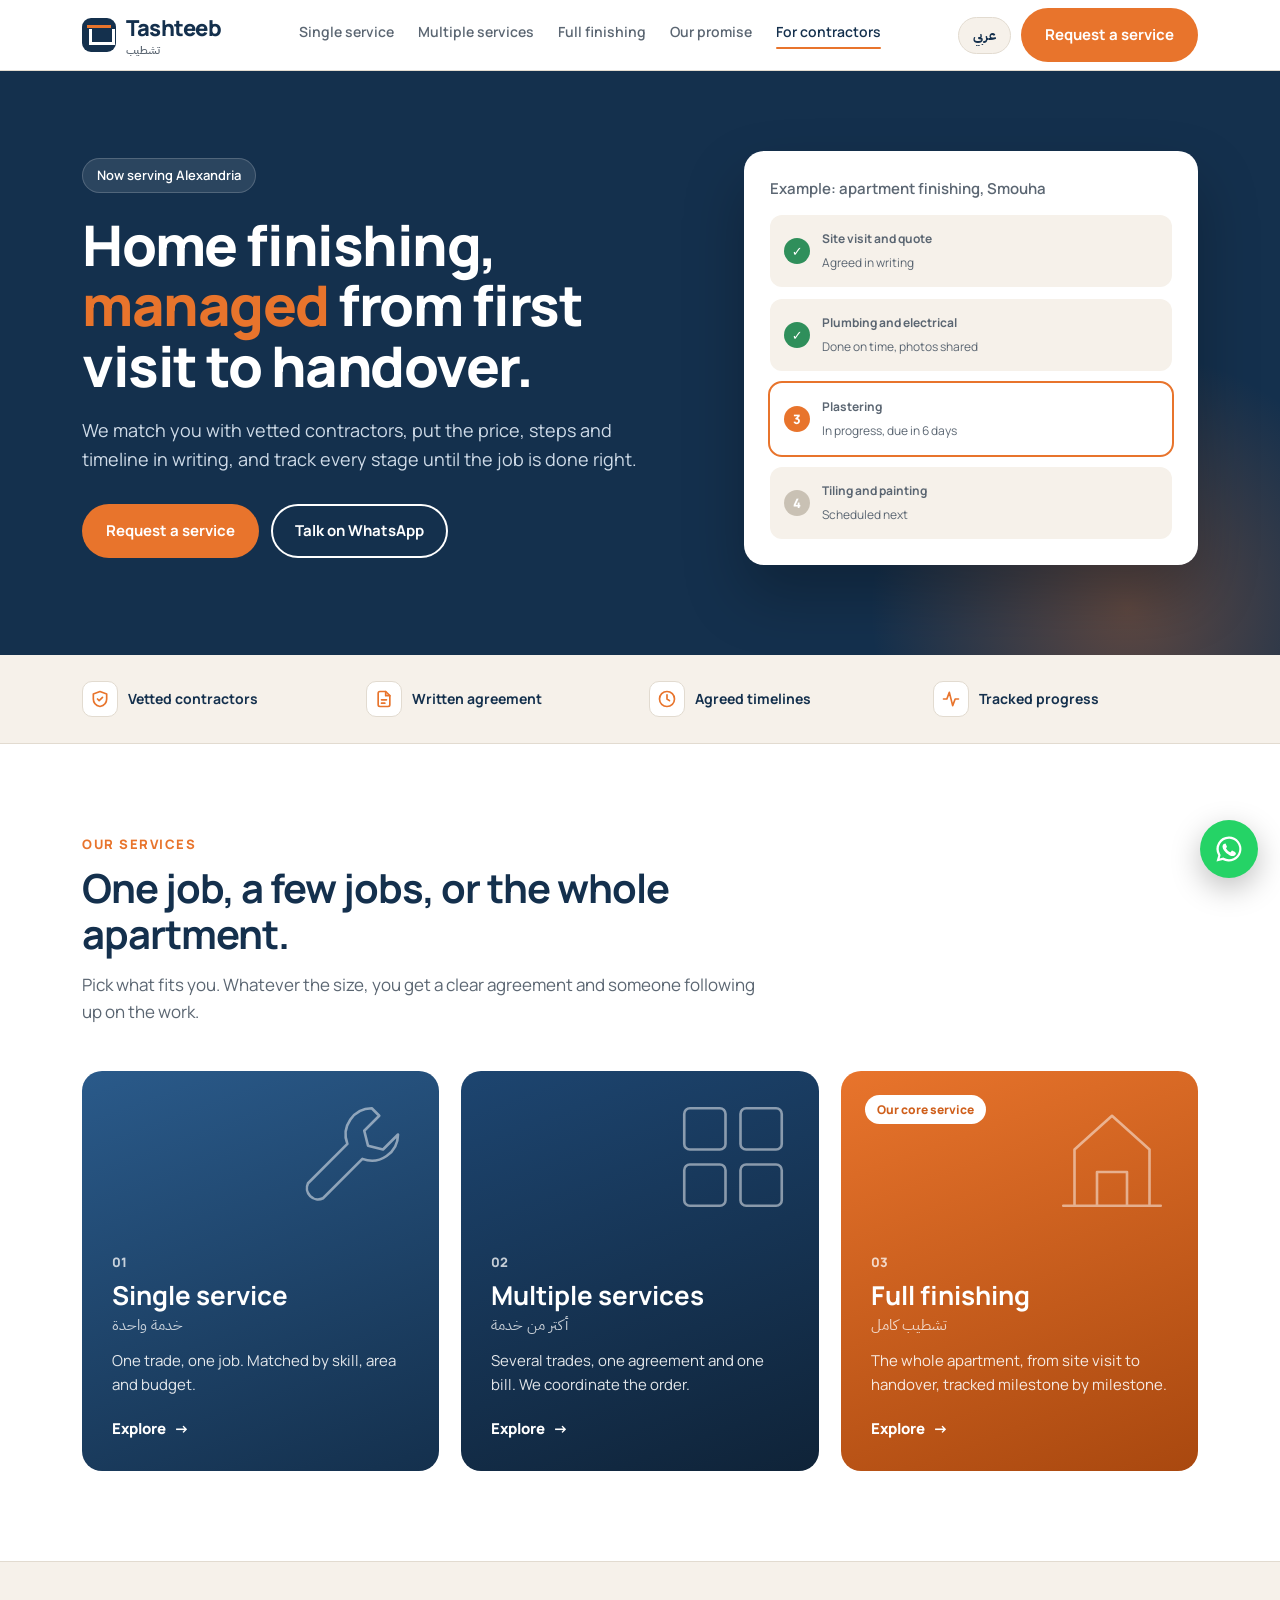
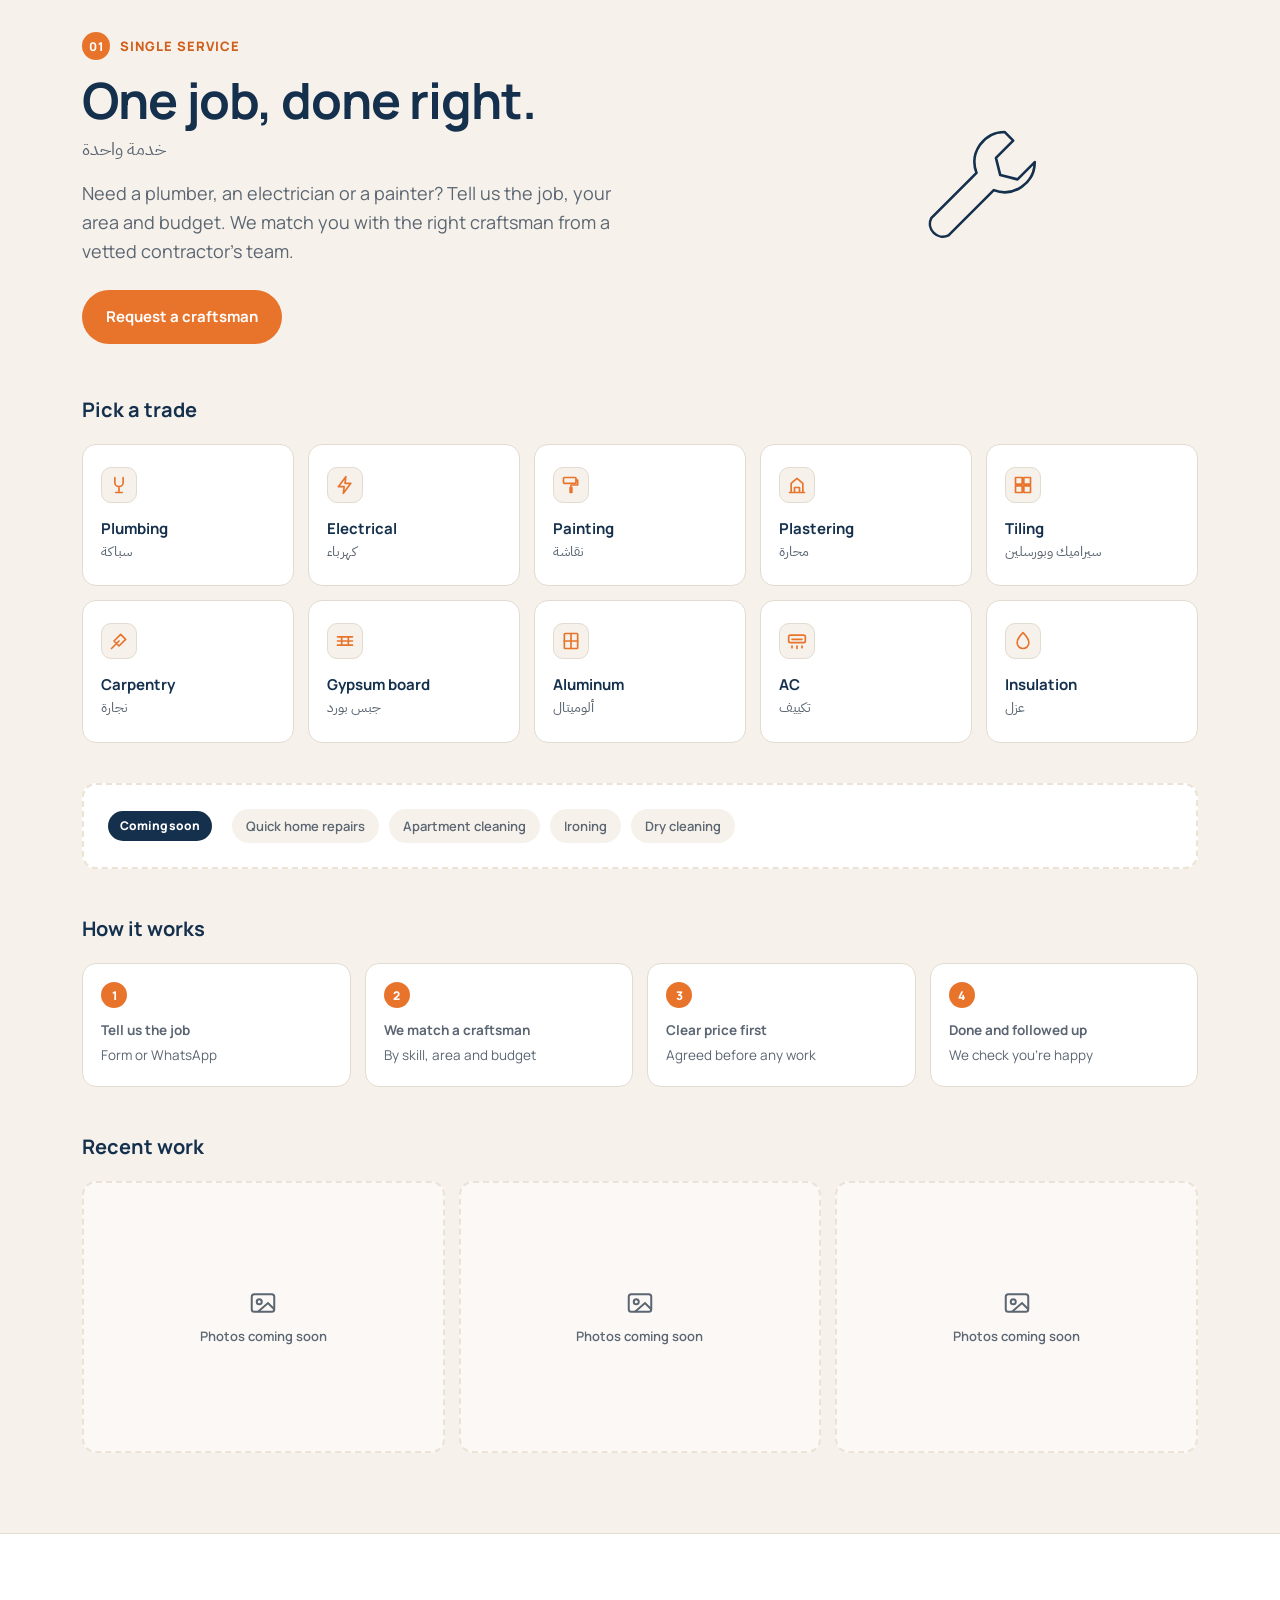
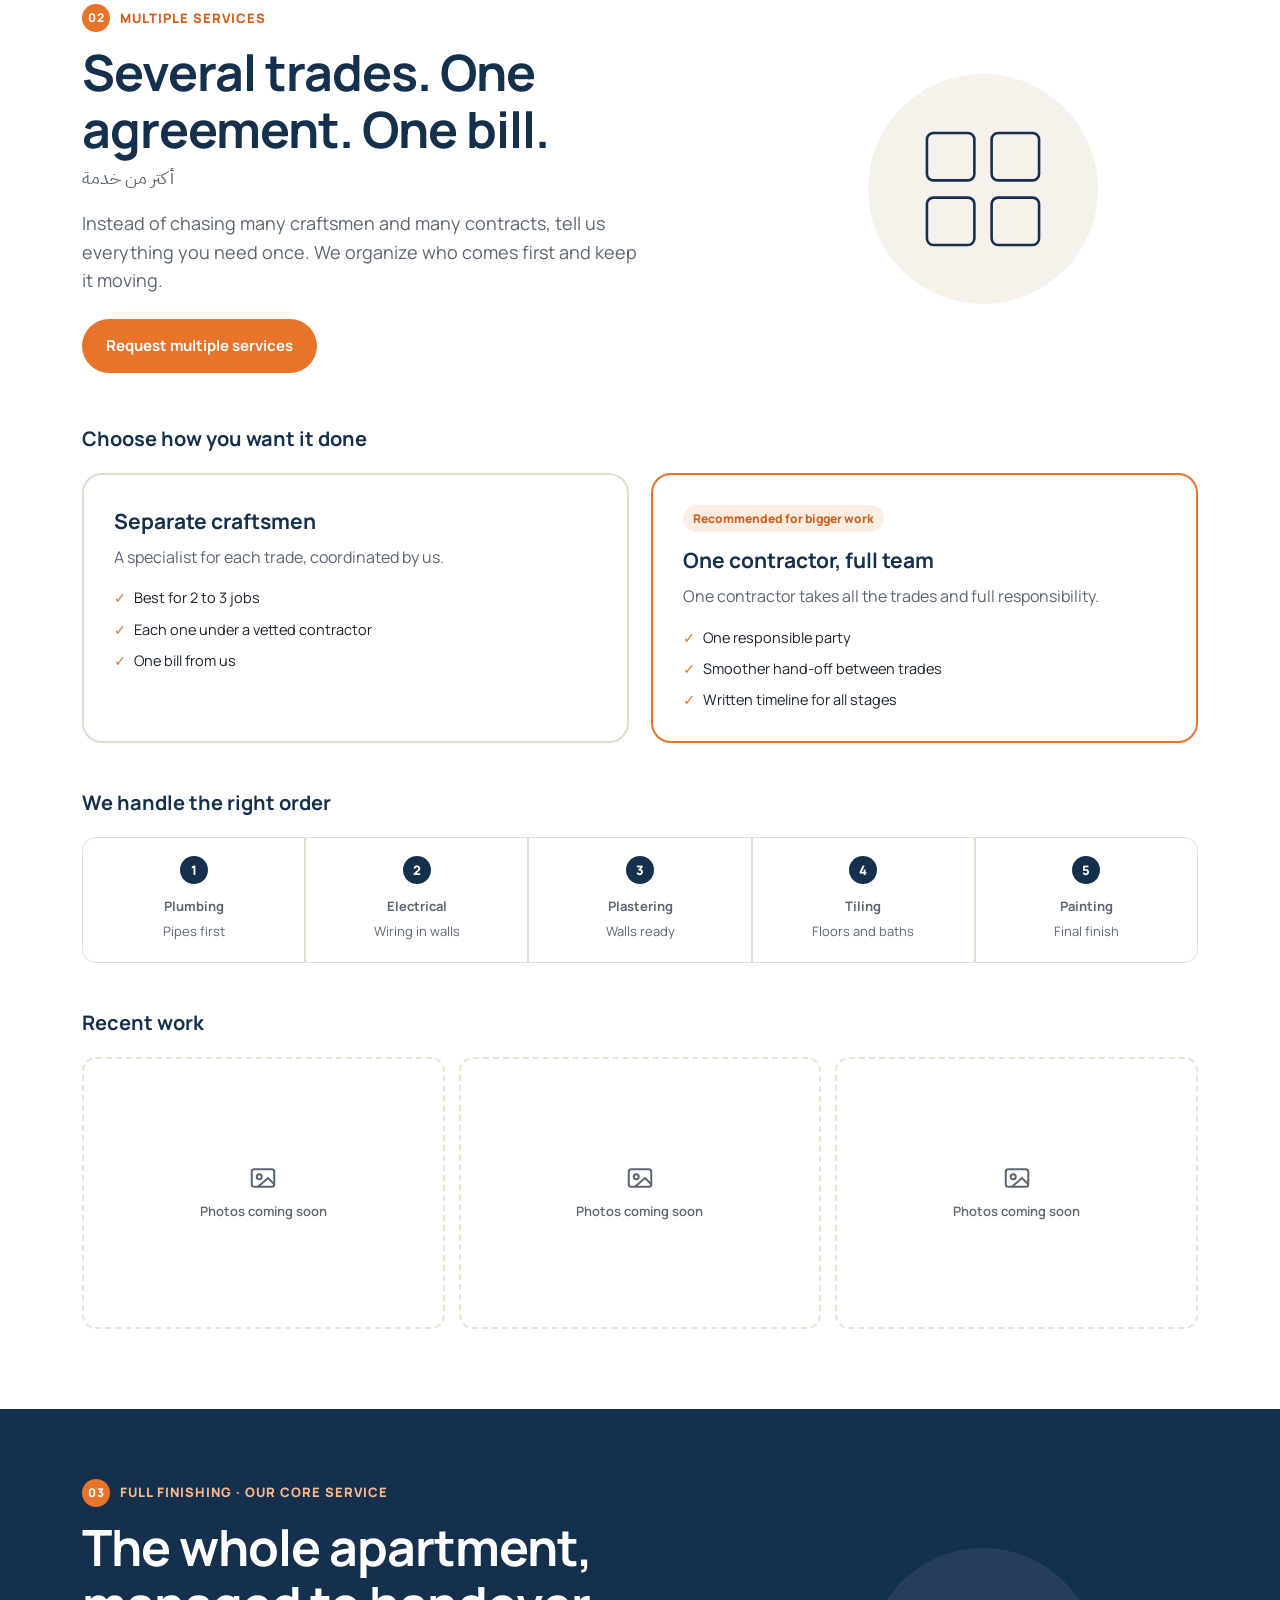
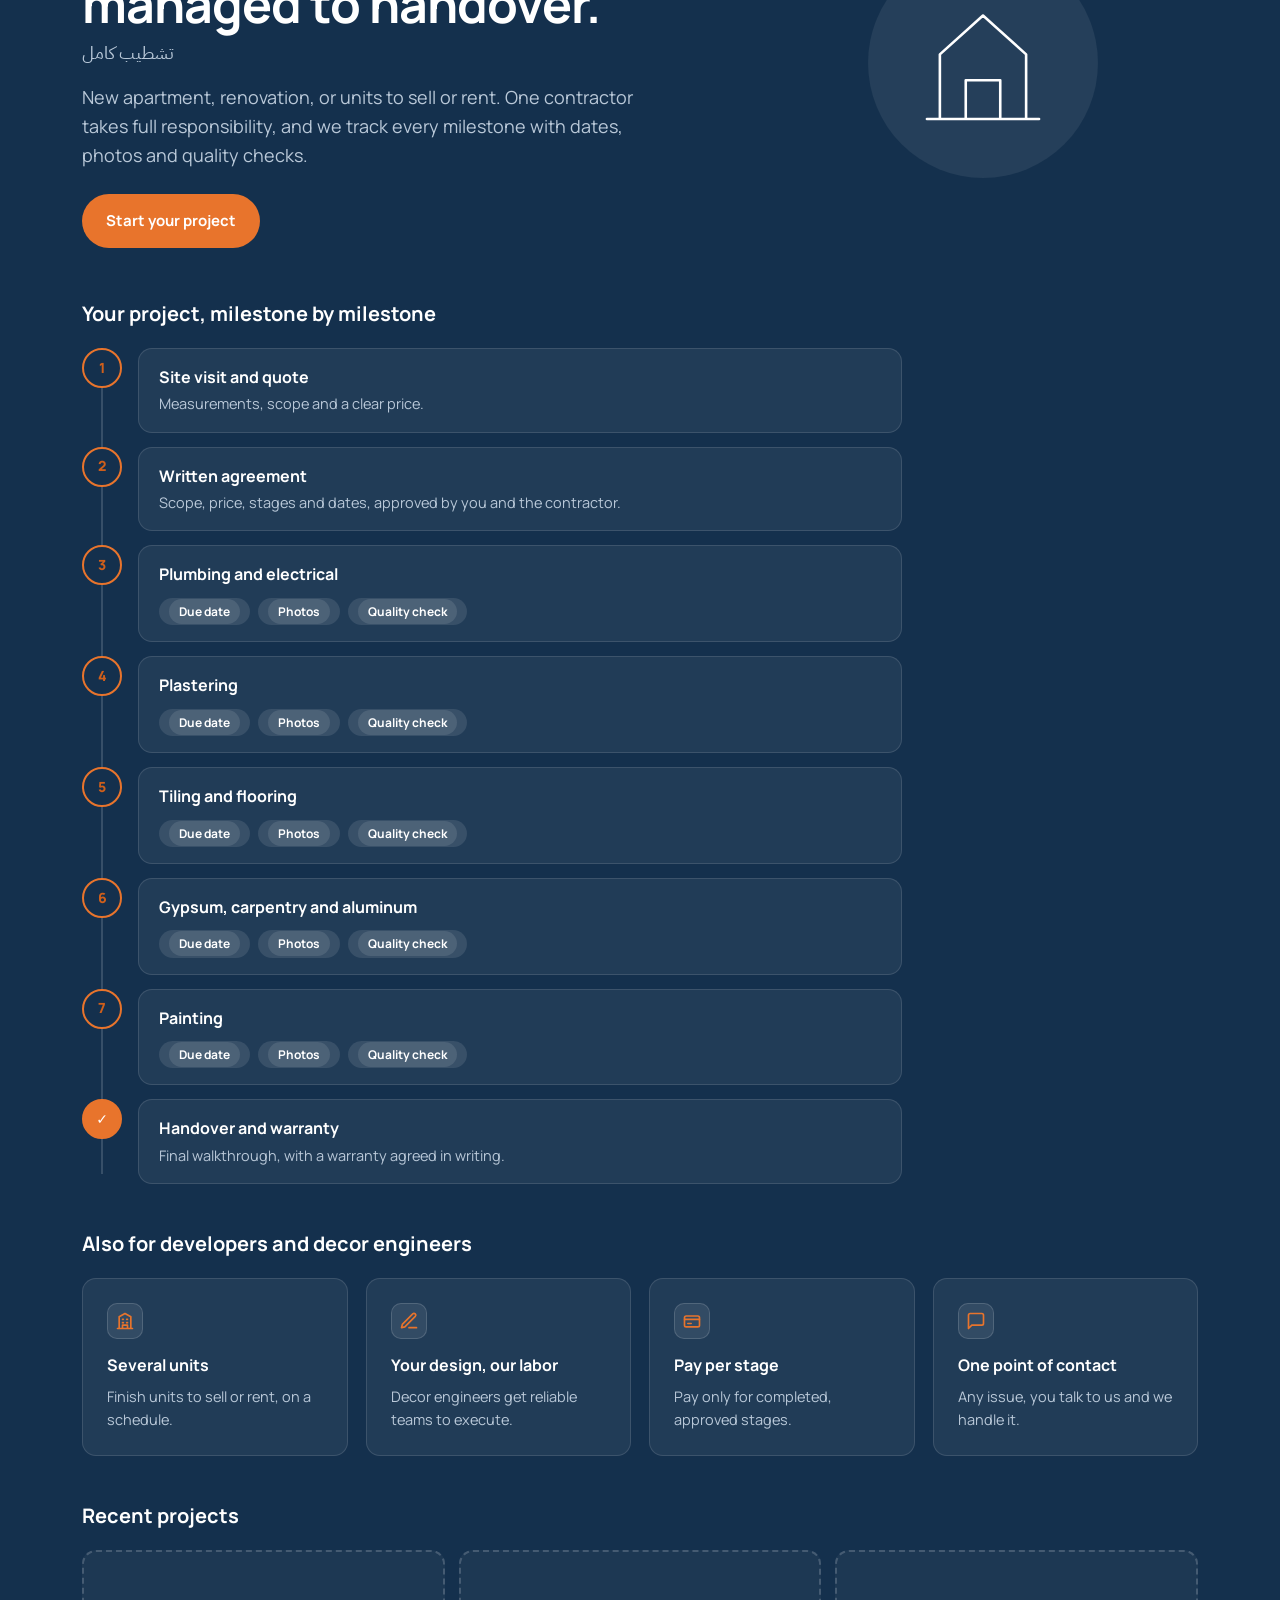
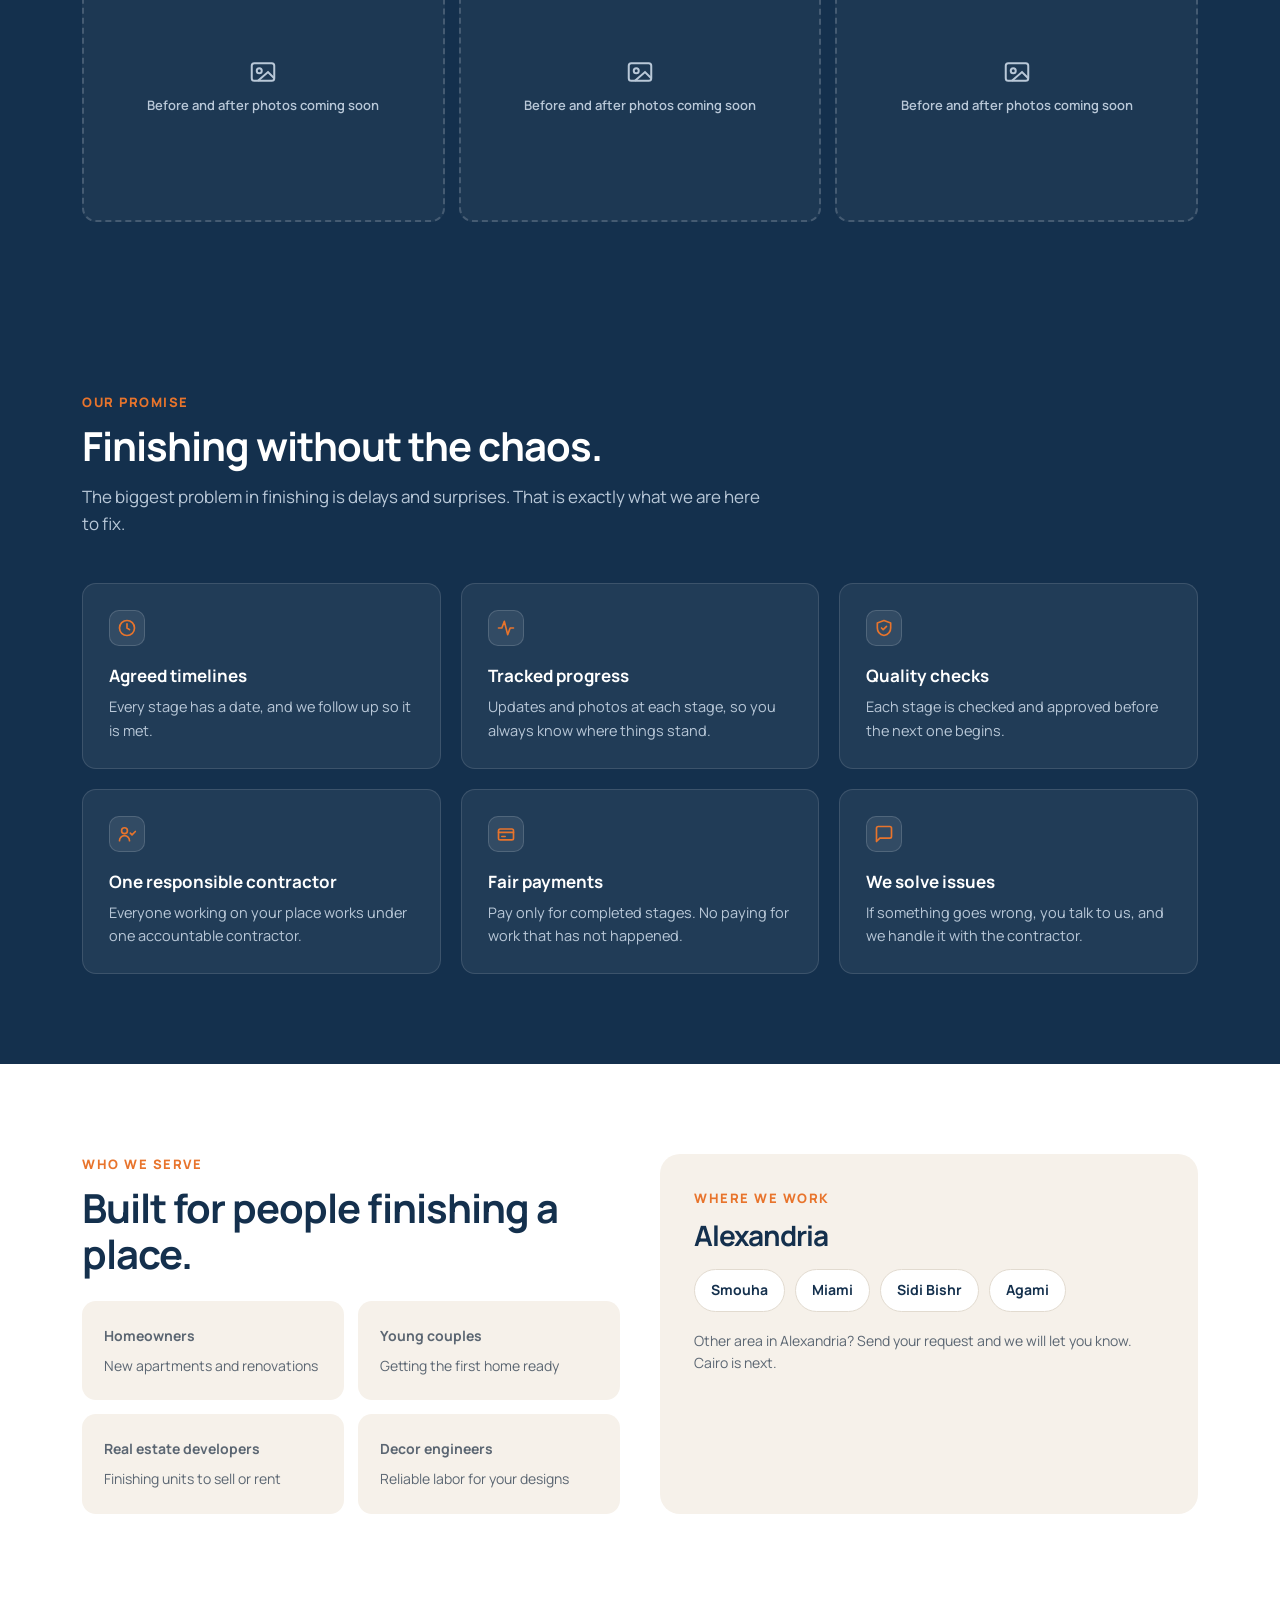
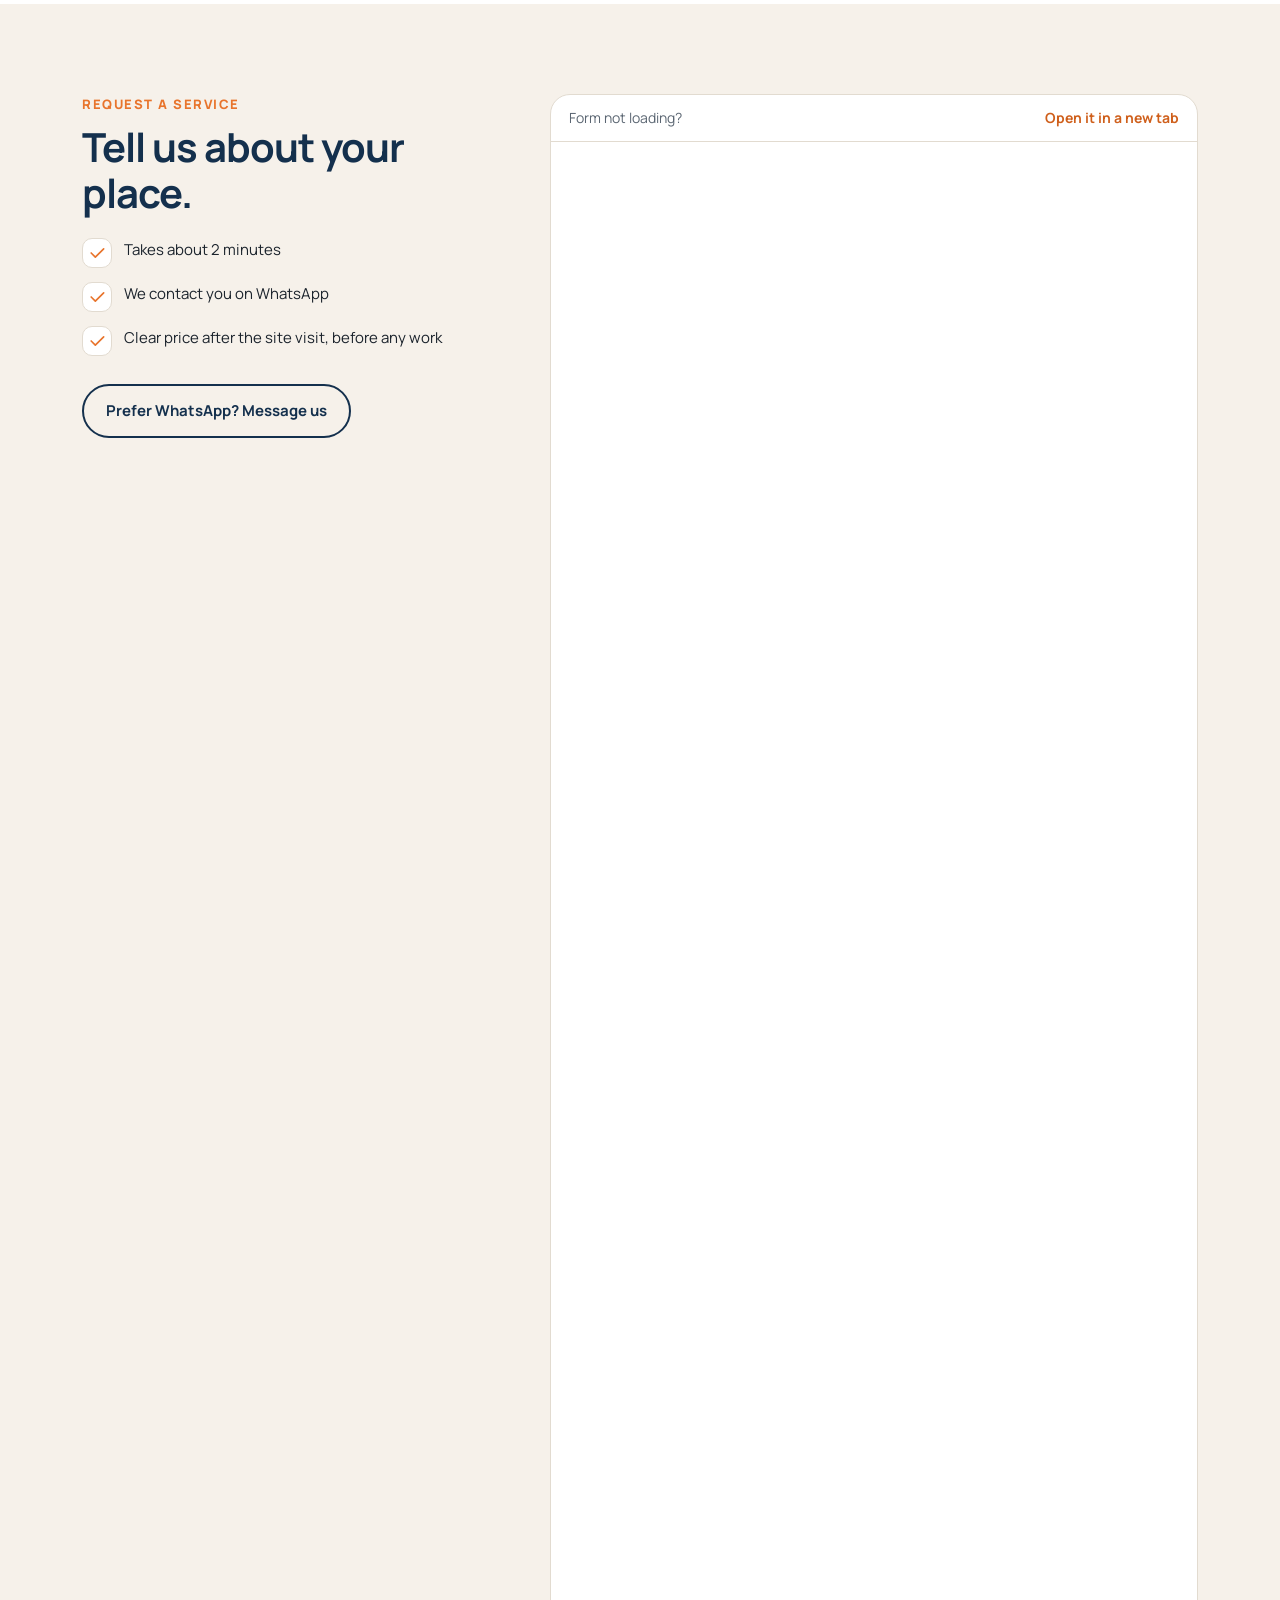
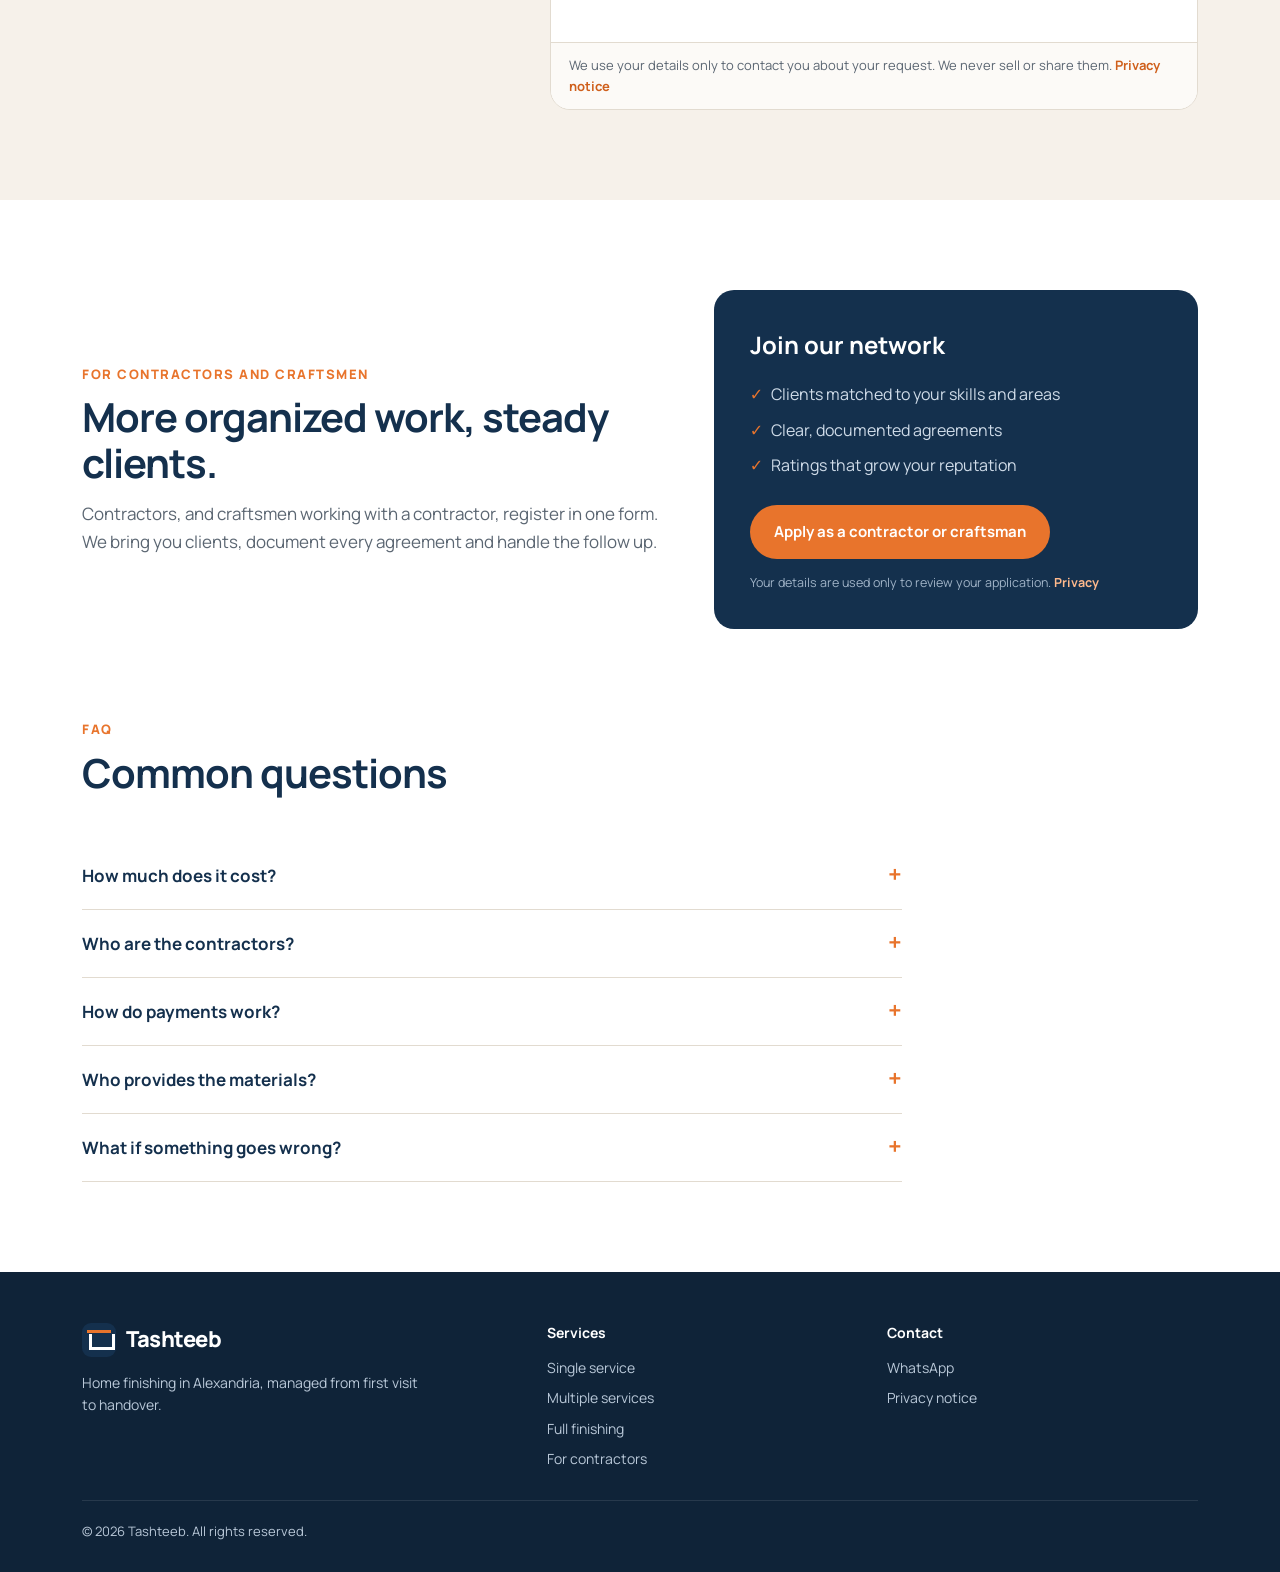
<file: index.html>
<!DOCTYPE html>
<html lang="en" dir="ltr">
<head>
<meta charset="UTF-8">
<meta name="viewport" content="width=device-width, initial-scale=1">
<script>
/* Language before render: saved choice, else the device language */
(function(){var l=null;try{l=localStorage.getItem('lang')}catch(e){}
if(l!=='ar'&&l!=='en'){var n=(navigator.languages&&navigator.languages[0])||navigator.language||'en';l=/^ar/i.test(n)?'ar':'en';}
document.documentElement.lang=l;document.documentElement.dir=l==='ar'?'rtl':'ltr';})();
</script>

<!-- ========== BRAND / LINK PREVIEW (edit when the name, logo or domain changes) ========== -->
<title>Tashteeb | Home finishing in Alexandria, managed end to end</title>
<meta name="description" content="Home finishing and renovation in Alexandria. Vetted contractors, written agreements, tracked progress and agreed timelines. تشطيب شقق في إسكندرية بمتابعة كاملة.">
<meta name="theme-color" content="#14304d">
<link rel="icon" href="assets/favicon.svg" type="image/svg+xml">
<link rel="canonical" href="https://tashteeb-alex.github.io/">
<meta property="og:type" content="website">
<meta property="og:site_name" content="Tashteeb">
<meta property="og:title" content="Tashteeb | Home finishing in Alexandria, managed end to end">
<meta property="og:description" content="Vetted contractors, written agreements, tracked progress and agreed timelines. تشطيب شقق بمتابعة كاملة من أول معاينة لحد التسليم.">
<meta property="og:url" content="https://tashteeb-alex.github.io/">
<meta property="og:image" content="https://tashteeb-alex.github.io/assets/og-image.png">
<meta property="og:image:width" content="1200">
<meta property="og:image:height" content="630">
<meta property="og:locale" content="en_US">
<meta property="og:locale:alternate" content="ar_EG">
<meta name="twitter:card" content="summary_large_image">
<meta name="twitter:title" content="Tashteeb | Home finishing in Alexandria, managed end to end">
<meta name="twitter:description" content="Vetted contractors, written agreements, tracked progress and agreed timelines.">
<meta name="twitter:image" content="https://tashteeb-alex.github.io/assets/og-image.png">
<!-- ======================================================================================= -->

<link rel="preconnect" href="https://fonts.googleapis.com">
<link rel="preconnect" href="https://fonts.gstatic.com" crossorigin>
<link href="https://fonts.googleapis.com/css2?family=Manrope:wght@400;500;600;700;800&family=IBM+Plex+Sans+Arabic:wght@400;500;600;700&display=swap" rel="stylesheet">
<link rel="stylesheet" href="assets/style.css">
<script src="assets/config.js"></script>
</head>
<body>
<a href="#main" class="skip"><span data-en>Skip to content</span><span data-ar>انتقل للمحتوى</span></a>

<header>
  <div class="wrap nav">
    <a href="#top" class="logo" aria-label="Tashteeb">
      <span class="logo-mark" aria-hidden="true"></span>
      <span>Tashteeb<small class="ar-inline">تشطيب</small></span>
    </a>
    <nav class="links" id="links" aria-label="Main">
      <a href="#single"><span data-en>Single service</span><span data-ar>خدمة واحدة</span></a>
      <a href="#multiple"><span data-en>Multiple services</span><span data-ar>أكتر من خدمة</span></a>
      <a href="#finishing"><span data-en>Full finishing</span><span data-ar>تشطيب كامل</span></a>
      <a href="#promise"><span data-en>Our promise</span><span data-ar>وعدنا</span></a>
      <a href="#join"><span data-en>For contractors</span><span data-ar>للمقاولين</span></a>
    </nav>
    <div class="nav-right">
      <button class="lang" id="langBtn" type="button"><span data-en>عربي</span><span data-ar>English</span></button>
      <a href="#request" class="btn btn-primary"><span data-en>Request a service</span><span data-ar>اطلب خدمة</span></a>
      <button class="menu-btn" id="menuBtn" type="button" aria-label="Menu" aria-expanded="false" aria-controls="links">☰</button>
    </div>
  </div>
</header>

<main id="main">
<span id="top"></span>

<!-- ================= HERO ================= -->
<div class="hero">
  <div class="wrap">
    <div>
      <span class="eyebrow"><span data-en>Now serving Alexandria</span><span data-ar>متاحين دلوقتي في إسكندرية</span></span>
      <h1>
        <span data-en>Home finishing, <em>managed</em> from first visit to handover.</span>
        <span data-ar>تشطيب بيتك، <em>متابع</em> من أول معاينة لحد التسليم.</span>
      </h1>
      <p class="lead">
        <span data-en>We match you with vetted contractors, put the price, steps and timeline in writing, and track every stage until the job is done right.</span>
        <span data-ar>بنوصلك بمقاولين متراجعين، بنكتب السعر والخطوات والمواعيد، وبنتابع كل مرحلة لحد ما الشغل يخلص صح.</span>
      </p>
      <div class="hero-ctas">
        <a href="#request" class="btn btn-primary"><span data-en>Request a service</span><span data-ar>اطلب خدمة</span></a>
        <a href="#" class="btn btn-ghost js-wa"><span data-en>Talk on WhatsApp</span><span data-ar>كلمنا واتساب</span></a>
      </div>
    </div>
    <div class="hero-card" aria-hidden="true">
      <h3><span data-en>Example: apartment finishing, Smouha</span><span data-ar>مثال: تشطيب شقة، سموحة</span></h3>
      <div class="track">
        <div class="step-row done"><div class="dot">✓</div><div><b><span data-en>Site visit and quote</span><span data-ar>معاينة وعرض سعر</span></b><span><span data-en>Agreed in writing</span><span data-ar>متفق عليه كتابة</span></span></div></div>
        <div class="step-row done"><div class="dot">✓</div><div><b><span data-en>Plumbing and electrical</span><span data-ar>سباكة وكهرباء</span></b><span><span data-en>Done on time, photos shared</span><span data-ar>خلصت في ميعادها، والصور اتبعتت</span></span></div></div>
        <div class="step-row now"><div class="dot">3</div><div><b><span data-en>Plastering</span><span data-ar>محارة</span></b><span><span data-en>In progress, due in 6 days</span><span data-ar>شغالة، التسليم بعد 6 أيام</span></span></div></div>
        <div class="step-row next"><div class="dot">4</div><div><b><span data-en>Tiling and painting</span><span data-ar>سيراميك ونقاشة</span></b><span><span data-en>Scheduled next</span><span data-ar>المرحلة الجاية</span></span></div></div>
      </div>
    </div>
  </div>
</div>

<!-- ================= TRUST ================= -->
<div class="trust">
  <div class="wrap">
    <div><span class="ic"><svg viewBox="0 0 24 24" aria-hidden="true"><path d="M12 3l8 3v6c0 5-3.5 8-8 9-4.5-1-8-4-8-9V6z"/><path d="M9 12l2 2 4-4"/></svg></span><span><span data-en>Vetted contractors</span><span data-ar>مقاولين متراجعين</span></span></div>
    <div><span class="ic"><svg viewBox="0 0 24 24" aria-hidden="true"><path d="M14 3H7a2 2 0 00-2 2v14a2 2 0 002 2h10a2 2 0 002-2V8z"/><path d="M14 3v5h5M9 13h6M9 17h4"/></svg></span><span><span data-en>Written agreement</span><span data-ar>اتفاق مكتوب</span></span></div>
    <div><span class="ic"><svg viewBox="0 0 24 24" aria-hidden="true"><circle cx="12" cy="12" r="9"/><path d="M12 7v5l3 2"/></svg></span><span><span data-en>Agreed timelines</span><span data-ar>مواعيد متفق عليها</span></span></div>
    <div><span class="ic"><svg viewBox="0 0 24 24" aria-hidden="true"><path d="M3 12h4l3-8 4 16 3-8h4"/></svg></span><span><span data-en>Tracked progress</span><span data-ar>متابعة لكل مرحلة</span></span></div>
  </div>
</div>

<!-- ================= THE 3 SECTIONS (overview cards) ================= -->
<section>
  <div class="wrap">
    <div class="head">
      <div class="kicker"><span data-en>Our services</span><span data-ar>خدماتنا</span></div>
      <h2><span data-en>One job, a few jobs, or the whole apartment.</span><span data-ar>شغلانة واحدة، كذا شغلانة، أو الشقة كلها.</span></h2>
      <p><span data-en>Pick what fits you. Whatever the size, you get a clear agreement and someone following up on the work.</span><span data-ar>اختار اللي يناسبك. مهما كان الحجم، هيكون ليك اتفاق واضح وحد بيتابع الشغل.</span></p>
    </div>
    <div class="branches">
      <a href="#single" class="branch b1">
        <span class="art" aria-hidden="true"><svg viewBox="0 0 64 64"><path d="M42 6a14 14 0 00-13 19L8 46a6 6 0 008 8l21-21a14 14 0 0019-13l-8 8-8-2-2-8 8-8z"/></svg></span>
        <div class="num">01</div>
        <h3><span data-en>Single service</span><span data-ar>خدمة واحدة</span></h3>
        <div class="alt"><span data-en class="ar-inline">خدمة واحدة</span><span data-ar>Single service</span></div>
        <p><span data-en>One trade, one job. Matched by skill, area and budget.</span><span data-ar>تخصص واحد وشغلانة واحدة، حسب المهارة والمنطقة والميزانية.</span></p>
        <span class="go"><span data-en>Explore</span><span data-ar>اعرف أكتر</span></span>
      </a>
      <a href="#multiple" class="branch b2">
        <span class="art" aria-hidden="true"><svg viewBox="0 0 64 64"><rect x="6" y="6" width="22" height="22" rx="3"/><rect x="36" y="6" width="22" height="22" rx="3"/><rect x="6" y="36" width="22" height="22" rx="3"/><rect x="36" y="36" width="22" height="22" rx="3"/></svg></span>
        <div class="num">02</div>
        <h3><span data-en>Multiple services</span><span data-ar>أكتر من خدمة</span></h3>
        <div class="alt"><span data-en class="ar-inline">أكتر من خدمة</span><span data-ar>Multiple services</span></div>
        <p><span data-en>Several trades, one agreement and one bill. We coordinate the order.</span><span data-ar>كذا تخصص باتفاق واحد وفاتورة واحدة، وإحنا بننظم الترتيب.</span></p>
        <span class="go"><span data-en>Explore</span><span data-ar>اعرف أكتر</span></span>
      </a>
      <a href="#finishing" class="branch b3">
        <span class="tag"><span data-en>Our core service</span><span data-ar>خدمتنا الأساسية</span></span>
        <span class="art" aria-hidden="true"><svg viewBox="0 0 64 64"><path d="M6 58h52M12 58V28L32 10l20 18v30M24 58V40h16v18"/></svg></span>
        <div class="num">03</div>
        <h3><span data-en>Full finishing</span><span data-ar>تشطيب كامل</span></h3>
        <div class="alt"><span data-en class="ar-inline">تشطيب كامل</span><span data-ar>Full finishing</span></div>
        <p><span data-en>The whole apartment, from site visit to handover, tracked milestone by milestone.</span><span data-ar>الشقة كلها من المعاينة للتسليم، ومتابعة مرحلة بمرحلة.</span></p>
        <span class="go"><span data-en>Explore</span><span data-ar>اعرف أكتر</span></span>
      </a>
    </div>
  </div>
</section>

<!-- =====================================================================
     SECTION 1: SINGLE SERVICE  (self-contained block: can move to its own page)
     ===================================================================== -->
<section id="single" class="bsec sand" aria-labelledby="single-title">
  <div class="bsec-hero">
    <div class="wrap">
      <div>
        <div class="label"><i>01</i><span data-en>Single service</span><span data-ar>خدمة واحدة</span></div>
        <h2 id="single-title"><span data-en>One job, done right.</span><span data-ar>شغلانة واحدة، معمولة صح.</span></h2>
        <div class="alt"><span data-en class="ar-inline">خدمة واحدة</span><span data-ar>Single service</span></div>
        <p class="lead"><span data-en>Need a plumber, an electrician or a painter? Tell us the job, your area and budget. We match you with the right craftsman from a vetted contractor's team.</span><span data-ar>محتاج سباك أو كهربائي أو نقاش؟ قولنا الشغلانة والمنطقة والميزانية، وهنوصلك بالصنايعي المناسب من فريق مقاول متراجع.</span></p>
        <a href="#request" class="btn btn-primary"><span data-en>Request a craftsman</span><span data-ar>اطلب صنايعي</span></a>
      </div>
      <div class="art" aria-hidden="true"><svg viewBox="0 0 64 64"><path d="M42 6a14 14 0 00-13 19L8 46a6 6 0 008 8l21-21a14 14 0 0019-13l-8 8-8-2-2-8 8-8z"/></svg></div>
    </div>
  </div>
  <div class="bsec-body">
    <div class="wrap">
      <h3 class="sub"><span data-en>Pick a trade</span><span data-ar>اختار التخصص</span></h3>
      <div class="grid-s" id="svcGrid"></div>
      <div class="soon">
        <span class="badge"><span data-en>Coming soon</span><span data-ar>قريبًا</span></span>
        <div class="chips">
          <span class="chip"><span data-en>Quick home repairs</span><span data-ar>صيانة سريعة</span></span>
          <span class="chip"><span data-en>Apartment cleaning</span><span data-ar>تنضيف شقق</span></span>
          <span class="chip"><span data-en>Ironing</span><span data-ar>مكوجي</span></span>
          <span class="chip"><span data-en>Dry cleaning</span><span data-ar>دراي كلين</span></span>
        </div>
      </div>

      <h3 class="sub"><span data-en>How it works</span><span data-ar>إزاي بتشتغل</span></h3>
      <div class="mini">
        <div><b><span data-en>Tell us the job</span><span data-ar>قولنا الشغلانة</span></b><span><span data-en>Form or WhatsApp</span><span data-ar>فورم أو واتساب</span></span></div>
        <div><b><span data-en>We match a craftsman</span><span data-ar>بنختارلك صنايعي</span></b><span><span data-en>By skill, area and budget</span><span data-ar>حسب المهارة والمنطقة والميزانية</span></span></div>
        <div><b><span data-en>Clear price first</span><span data-ar>سعر واضح الأول</span></b><span><span data-en>Agreed before any work</span><span data-ar>متفق عليه قبل الشغل</span></span></div>
        <div><b><span data-en>Done and followed up</span><span data-ar>تتعمل ونتابعها</span></b><span><span data-en>We check you're happy</span><span data-ar>بنتأكد إنك راضي</span></span></div>
      </div>

      <h3 class="sub"><span data-en>Recent work</span><span data-ar>من شغلنا</span></h3>
      <div class="gallery" data-gallery="single">
        <div class="ph"><span><svg viewBox="0 0 24 24"><rect x="3" y="5" width="18" height="14" rx="2"/><circle cx="9" cy="11" r="2"/><path d="M21 17l-5-5-8 7"/></svg><span data-en>Photos coming soon</span><span data-ar>الصور قريبًا</span></span></div>
        <div class="ph"><span><svg viewBox="0 0 24 24"><rect x="3" y="5" width="18" height="14" rx="2"/><circle cx="9" cy="11" r="2"/><path d="M21 17l-5-5-8 7"/></svg><span data-en>Photos coming soon</span><span data-ar>الصور قريبًا</span></span></div>
        <div class="ph"><span><svg viewBox="0 0 24 24"><rect x="3" y="5" width="18" height="14" rx="2"/><circle cx="9" cy="11" r="2"/><path d="M21 17l-5-5-8 7"/></svg><span data-en>Photos coming soon</span><span data-ar>الصور قريبًا</span></span></div>
      </div>
    </div>
  </div>
</section>

<!-- =====================================================================
     SECTION 2: MULTIPLE SERVICES  (self-contained block)
     ===================================================================== -->
<section id="multiple" class="bsec" aria-labelledby="multiple-title">
  <div class="bsec-hero">
    <div class="wrap">
      <div>
        <div class="label"><i>02</i><span data-en>Multiple services</span><span data-ar>أكتر من خدمة</span></div>
        <h2 id="multiple-title"><span data-en>Several trades. One agreement. One bill.</span><span data-ar>كذا تخصص. اتفاق واحد. فاتورة واحدة.</span></h2>
        <div class="alt"><span data-en class="ar-inline">أكتر من خدمة</span><span data-ar>Multiple services</span></div>
        <p class="lead"><span data-en>Instead of chasing many craftsmen and many contracts, tell us everything you need once. We organize who comes first and keep it moving.</span><span data-ar>بدل ما تجري ورا كذا صنايعي وكذا اتفاق، قولنا كل اللي محتاجه مرة واحدة. وإحنا بننظم مين يبدأ الأول ونمشّي الشغل.</span></p>
        <a href="#request" class="btn btn-primary"><span data-en>Request multiple services</span><span data-ar>اطلب أكتر من خدمة</span></a>
      </div>
      <div class="art" aria-hidden="true"><svg viewBox="0 0 64 64"><rect x="6" y="6" width="22" height="22" rx="3"/><rect x="36" y="6" width="22" height="22" rx="3"/><rect x="6" y="36" width="22" height="22" rx="3"/><rect x="36" y="36" width="22" height="22" rx="3"/></svg></div>
    </div>
  </div>
  <div class="bsec-body">
    <div class="wrap">
      <h3 class="sub"><span data-en>Choose how you want it done</span><span data-ar>اختار الطريقة</span></h3>
      <div class="opts">
        <div class="opt">
          <h3><span data-en>Separate craftsmen</span><span data-ar>صنايعية منفصلين</span></h3>
          <p><span data-en>A specialist for each trade, coordinated by us.</span><span data-ar>متخصص لكل شغلانة، وإحنا بننسق بينهم.</span></p>
          <ul>
            <li><span data-en>Best for 2 to 3 jobs</span><span data-ar>مناسب لـ 2 أو 3 شغلانات</span></li>
            <li><span data-en>Each one under a vetted contractor</span><span data-ar>كل واحد تحت مسؤولية مقاول متراجع</span></li>
            <li><span data-en>One bill from us</span><span data-ar>فاتورة واحدة مننا</span></li>
          </ul>
        </div>
        <div class="opt hl">
          <span class="best"><span data-en>Recommended for bigger work</span><span data-ar>الأنسب للشغل الكبير</span></span>
          <h3><span data-en>One contractor, full team</span><span data-ar>مقاول واحد بفريق كامل</span></h3>
          <p><span data-en>One contractor takes all the trades and full responsibility.</span><span data-ar>مقاول واحد ماسك كل التخصصات ومسؤول عنها بالكامل.</span></p>
          <ul>
            <li><span data-en>One responsible party</span><span data-ar>جهة واحدة مسؤولة</span></li>
            <li><span data-en>Smoother hand-off between trades</span><span data-ar>انتقال أسهل بين الشغلانات</span></li>
            <li><span data-en>Written timeline for all stages</span><span data-ar>مواعيد مكتوبة لكل المراحل</span></li>
          </ul>
        </div>
      </div>

      <h3 class="sub"><span data-en>We handle the right order</span><span data-ar>إحنا بنظبط الترتيب الصح</span></h3>
      <div class="seq">
        <div class="q"><b><span data-en>Plumbing</span><span data-ar>سباكة</span></b><span><span data-en>Pipes first</span><span data-ar>المواسير الأول</span></span></div>
        <div class="q"><b><span data-en>Electrical</span><span data-ar>كهرباء</span></b><span><span data-en>Wiring in walls</span><span data-ar>التمديدات</span></span></div>
        <div class="q"><b><span data-en>Plastering</span><span data-ar>محارة</span></b><span><span data-en>Walls ready</span><span data-ar>تجهيز الحيطان</span></span></div>
        <div class="q"><b><span data-en>Tiling</span><span data-ar>سيراميك</span></b><span><span data-en>Floors and baths</span><span data-ar>الأرضيات والحمامات</span></span></div>
        <div class="q"><b><span data-en>Painting</span><span data-ar>نقاشة</span></b><span><span data-en>Final finish</span><span data-ar>التشطيب النهائي</span></span></div>
      </div>

      <h3 class="sub"><span data-en>Recent work</span><span data-ar>من شغلنا</span></h3>
      <div class="gallery" data-gallery="multiple">
        <div class="ph"><span><svg viewBox="0 0 24 24"><rect x="3" y="5" width="18" height="14" rx="2"/><circle cx="9" cy="11" r="2"/><path d="M21 17l-5-5-8 7"/></svg><span data-en>Photos coming soon</span><span data-ar>الصور قريبًا</span></span></div>
        <div class="ph"><span><svg viewBox="0 0 24 24"><rect x="3" y="5" width="18" height="14" rx="2"/><circle cx="9" cy="11" r="2"/><path d="M21 17l-5-5-8 7"/></svg><span data-en>Photos coming soon</span><span data-ar>الصور قريبًا</span></span></div>
        <div class="ph"><span><svg viewBox="0 0 24 24"><rect x="3" y="5" width="18" height="14" rx="2"/><circle cx="9" cy="11" r="2"/><path d="M21 17l-5-5-8 7"/></svg><span data-en>Photos coming soon</span><span data-ar>الصور قريبًا</span></span></div>
      </div>
    </div>
  </div>
</section>

<!-- =====================================================================
     SECTION 3: FULL FINISHING  (self-contained block)
     ===================================================================== -->
<section id="finishing" class="bsec dark" aria-labelledby="finishing-title">
  <div class="bsec-hero">
    <div class="wrap">
      <div>
        <div class="label"><i>03</i><span data-en>Full finishing · our core service</span><span data-ar>تشطيب كامل · خدمتنا الأساسية</span></div>
        <h2 id="finishing-title"><span data-en>The whole apartment, managed to handover.</span><span data-ar>الشقة كلها، متابعة لحد التسليم.</span></h2>
        <div class="alt"><span data-en class="ar-inline">تشطيب كامل</span><span data-ar>Full finishing</span></div>
        <p class="lead"><span data-en>New apartment, renovation, or units to sell or rent. One contractor takes full responsibility, and we track every milestone with dates, photos and quality checks.</span><span data-ar>شقة جديدة، تجديد، أو وحدات للبيع أو الإيجار. مقاول واحد مسؤول بالكامل، وإحنا بنتابع كل مرحلة بمواعيد وصور ومراجعة جودة.</span></p>
        <a href="#request" class="btn btn-primary"><span data-en>Start your project</span><span data-ar>ابدأ مشروعك</span></a>
      </div>
      <div class="art" aria-hidden="true"><svg viewBox="0 0 64 64"><path d="M6 58h52M12 58V28L32 10l20 18v30M24 58V40h16v18"/></svg></div>
    </div>
  </div>
  <div class="bsec-body">
    <div class="wrap">
      <h3 class="sub"><span data-en>Your project, milestone by milestone</span><span data-ar>مشروعك مرحلة بمرحلة</span></h3>
      <div class="tl">
        <div class="ms"><div class="pin">1</div><div class="box"><b><span data-en>Site visit and quote</span><span data-ar>معاينة وعرض سعر</span></b><p><span data-en>Measurements, scope and a clear price.</span><span data-ar>مقاسات ونطاق شغل وسعر واضح.</span></p></div></div>
        <div class="ms"><div class="pin">2</div><div class="box"><b><span data-en>Written agreement</span><span data-ar>اتفاق مكتوب</span></b><p><span data-en>Scope, price, stages and dates, approved by you and the contractor.</span><span data-ar>النطاق والسعر والمراحل والمواعيد، بموافقتك وموافقة المقاول.</span></p></div></div>
        <div class="ms"><div class="pin">3</div><div class="box"><b><span data-en>Plumbing and electrical</span><span data-ar>سباكة وكهرباء</span></b><div class="chk"><span><span data-en>Due date</span><span data-ar>ميعاد</span></span><span><span data-en>Photos</span><span data-ar>صور</span></span><span><span data-en>Quality check</span><span data-ar>مراجعة</span></span></div></div></div>
        <div class="ms"><div class="pin">4</div><div class="box"><b><span data-en>Plastering</span><span data-ar>محارة</span></b><div class="chk"><span><span data-en>Due date</span><span data-ar>ميعاد</span></span><span><span data-en>Photos</span><span data-ar>صور</span></span><span><span data-en>Quality check</span><span data-ar>مراجعة</span></span></div></div></div>
        <div class="ms"><div class="pin">5</div><div class="box"><b><span data-en>Tiling and flooring</span><span data-ar>سيراميك وأرضيات</span></b><div class="chk"><span><span data-en>Due date</span><span data-ar>ميعاد</span></span><span><span data-en>Photos</span><span data-ar>صور</span></span><span><span data-en>Quality check</span><span data-ar>مراجعة</span></span></div></div></div>
        <div class="ms"><div class="pin">6</div><div class="box"><b><span data-en>Gypsum, carpentry and aluminum</span><span data-ar>جبس ونجارة وألوميتال</span></b><div class="chk"><span><span data-en>Due date</span><span data-ar>ميعاد</span></span><span><span data-en>Photos</span><span data-ar>صور</span></span><span><span data-en>Quality check</span><span data-ar>مراجعة</span></span></div></div></div>
        <div class="ms"><div class="pin">7</div><div class="box"><b><span data-en>Painting</span><span data-ar>نقاشة</span></b><div class="chk"><span><span data-en>Due date</span><span data-ar>ميعاد</span></span><span><span data-en>Photos</span><span data-ar>صور</span></span><span><span data-en>Quality check</span><span data-ar>مراجعة</span></span></div></div></div>
        <div class="ms last"><div class="pin">✓</div><div class="box"><b><span data-en>Handover and warranty</span><span data-ar>تسليم وضمان</span></b><p><span data-en>Final walkthrough, with a warranty agreed in writing.</span><span data-ar>استلام نهائي، مع ضمان متفق عليه كتابة.</span></p></div></div>
      </div>

      <h3 class="sub"><span data-en>Also for developers and decor engineers</span><span data-ar>وكمان للمطورين ومهندسين الديكور</span></h3>
      <div class="feats">
        <div class="feat"><span class="ic"><svg viewBox="0 0 24 24" aria-hidden="true"><path d="M3 21h18M5 21V7l7-4 7 4v14M9 21v-4h6v4M9 10h1M14 10h1M9 14h1M14 14h1"/></svg></span><h4><span data-en>Several units</span><span data-ar>كذا وحدة</span></h4><p><span data-en>Finish units to sell or rent, on a schedule.</span><span data-ar>تشطيب وحدات للبيع أو الإيجار بجدول واضح.</span></p></div>
        <div class="feat"><span class="ic"><svg viewBox="0 0 24 24" aria-hidden="true"><path d="M12 20h9M16.5 3.5a2.1 2.1 0 013 3L7 19l-4 1 1-4z"/></svg></span><h4><span data-en>Your design, our labor</span><span data-ar>تصميمك وشغلنا</span></h4><p><span data-en>Decor engineers get reliable teams to execute.</span><span data-ar>مهندس الديكور ياخد فريق موثوق ينفذ.</span></p></div>
        <div class="feat"><span class="ic"><svg viewBox="0 0 24 24" aria-hidden="true"><rect x="3" y="6" width="18" height="13" rx="2"/><path d="M3 10h18M7 15h4"/></svg></span><h4><span data-en>Pay per stage</span><span data-ar>ادفع كل مرحلة</span></h4><p><span data-en>Pay only for completed, approved stages.</span><span data-ar>بتدفع بس على المراحل اللي خلصت واتستلمت.</span></p></div>
        <div class="feat"><span class="ic"><svg viewBox="0 0 24 24" aria-hidden="true"><path d="M21 15a2 2 0 01-2 2H7l-4 4V5a2 2 0 012-2h14a2 2 0 012 2z"/></svg></span><h4><span data-en>One point of contact</span><span data-ar>جهة واحدة</span></h4><p><span data-en>Any issue, you talk to us and we handle it.</span><span data-ar>أي مشكلة بتكلمنا وإحنا بنحلها.</span></p></div>
      </div>

      <h3 class="sub"><span data-en>Recent projects</span><span data-ar>من مشاريعنا</span></h3>
      <div class="gallery" data-gallery="finishing">
        <div class="ph"><span><svg viewBox="0 0 24 24"><rect x="3" y="5" width="18" height="14" rx="2"/><circle cx="9" cy="11" r="2"/><path d="M21 17l-5-5-8 7"/></svg><span data-en>Before and after photos coming soon</span><span data-ar>صور قبل وبعد قريبًا</span></span></div>
        <div class="ph"><span><svg viewBox="0 0 24 24"><rect x="3" y="5" width="18" height="14" rx="2"/><circle cx="9" cy="11" r="2"/><path d="M21 17l-5-5-8 7"/></svg><span data-en>Before and after photos coming soon</span><span data-ar>صور قبل وبعد قريبًا</span></span></div>
        <div class="ph"><span><svg viewBox="0 0 24 24"><rect x="3" y="5" width="18" height="14" rx="2"/><circle cx="9" cy="11" r="2"/><path d="M21 17l-5-5-8 7"/></svg><span data-en>Before and after photos coming soon</span><span data-ar>صور قبل وبعد قريبًا</span></span></div>
      </div>
    </div>
  </div>
</section>

<!-- ================= PROMISE ================= -->
<section id="promise" class="promise">
  <div class="wrap">
    <div class="head">
      <div class="kicker"><span data-en>Our promise</span><span data-ar>وعدنا</span></div>
      <h2><span data-en>Finishing without the chaos.</span><span data-ar>تشطيب من غير وجع دماغ.</span></h2>
      <p><span data-en>The biggest problem in finishing is delays and surprises. That is exactly what we are here to fix.</span><span data-ar>أكبر مشكلة في التشطيب هي التأخير والمفاجآت. وده بالظبط اللي إحنا موجودين عشان نحله.</span></p>
    </div>
    <div class="pgrid">
      <div class="pr"><span class="ic"><svg viewBox="0 0 24 24" aria-hidden="true"><circle cx="12" cy="12" r="9"/><path d="M12 7v5l3 2"/></svg></span><h4><span data-en>Agreed timelines</span><span data-ar>مواعيد متفق عليها</span></h4><p><span data-en>Every stage has a date, and we follow up so it is met.</span><span data-ar>كل مرحلة ليها ميعاد، وإحنا بنتابع عشان يتحقق.</span></p></div>
      <div class="pr"><span class="ic"><svg viewBox="0 0 24 24" aria-hidden="true"><path d="M3 12h4l3-8 4 16 3-8h4"/></svg></span><h4><span data-en>Tracked progress</span><span data-ar>متابعة مستمرة</span></h4><p><span data-en>Updates and photos at each stage, so you always know where things stand.</span><span data-ar>تحديثات وصور كل مرحلة، عشان تبقى عارف الشغل وصل لفين.</span></p></div>
      <div class="pr"><span class="ic"><svg viewBox="0 0 24 24" aria-hidden="true"><path d="M12 3l8 3v6c0 5-3.5 8-8 9-4.5-1-8-4-8-9V6z"/><path d="M9 12l2 2 4-4"/></svg></span><h4><span data-en>Quality checks</span><span data-ar>مراجعة الجودة</span></h4><p><span data-en>Each stage is checked and approved before the next one begins.</span><span data-ar>كل مرحلة بتتراجع وتتستلم قبل اللي بعدها.</span></p></div>
      <div class="pr"><span class="ic"><svg viewBox="0 0 24 24" aria-hidden="true"><circle cx="9" cy="8" r="3.5"/><path d="M3 20c0-3.3 2.7-6 6-6s6 2.7 6 6M16 11l2 2 4-4"/></svg></span><h4><span data-en>One responsible contractor</span><span data-ar>مقاول واحد مسؤول</span></h4><p><span data-en>Everyone working on your place works under one accountable contractor.</span><span data-ar>كل اللي بيشتغلوا عندك تحت مسؤولية مقاول واحد.</span></p></div>
      <div class="pr"><span class="ic"><svg viewBox="0 0 24 24" aria-hidden="true"><rect x="3" y="6" width="18" height="13" rx="2"/><path d="M3 10h18M7 15h4"/></svg></span><h4><span data-en>Fair payments</span><span data-ar>دفع عادل</span></h4><p><span data-en>Pay only for completed stages. No paying for work that has not happened.</span><span data-ar>بتدفع بس على المراحل اللي خلصت. مفيش دفع على شغل متعملش.</span></p></div>
      <div class="pr"><span class="ic"><svg viewBox="0 0 24 24" aria-hidden="true"><path d="M21 15a2 2 0 01-2 2H7l-4 4V5a2 2 0 012-2h14a2 2 0 012 2z"/></svg></span><h4><span data-en>We solve issues</span><span data-ar>بنحل المشاكل</span></h4><p><span data-en>If something goes wrong, you talk to us, and we handle it with the contractor.</span><span data-ar>لو حصلت مشكلة، بتكلمنا إحنا، وإحنا بنحلها مع المقاول.</span></p></div>
    </div>
  </div>
</section>

<!-- ================= WHO + AREAS ================= -->
<section>
  <div class="wrap two">
    <div>
      <div class="kicker"><span data-en>Who we serve</span><span data-ar>بنخدم مين</span></div>
      <h2><span data-en>Built for people finishing a place.</span><span data-ar>معمول للي بيشطب مكان.</span></h2>
      <div class="who" style="margin-top:24px">
        <div class="w"><b><span data-en>Homeowners</span><span data-ar>أصحاب البيوت</span></b><span><span data-en>New apartments and renovations</span><span data-ar>شقق جديدة وتجديدات</span></span></div>
        <div class="w"><b><span data-en>Young couples</span><span data-ar>المقبلين على الجواز</span></b><span><span data-en>Getting the first home ready</span><span data-ar>تجهيز أول بيت</span></span></div>
        <div class="w"><b><span data-en>Real estate developers</span><span data-ar>المطورين العقاريين</span></b><span><span data-en>Finishing units to sell or rent</span><span data-ar>تشطيب وحدات للبيع أو الإيجار</span></span></div>
        <div class="w"><b><span data-en>Decor engineers</span><span data-ar>مهندسين الديكور</span></b><span><span data-en>Reliable labor for your designs</span><span data-ar>عمالة موثوقة لتصميماتك</span></span></div>
      </div>
    </div>
    <div class="areas">
      <div class="kicker"><span data-en>Where we work</span><span data-ar>بنشتغل فين</span></div>
      <h2 style="font-size:28px"><span data-en>Alexandria</span><span data-ar>الإسكندرية</span></h2>
      <ul>
        <li><span data-en>Smouha</span><span data-ar>سموحة</span></li>
        <li><span data-en>Miami</span><span data-ar>ميامي</span></li>
        <li><span data-en>Sidi Bishr</span><span data-ar>سيدي بشر</span></li>
        <li><span data-en>Agami</span><span data-ar>العجمي</span></li>
      </ul>
      <p><span data-en>Other area in Alexandria? Send your request and we will let you know. Cairo is next.</span><span data-ar>منطقة تانية في إسكندرية؟ ابعت طلبك وهنرد عليك. والقاهرة قريب.</span></p>
    </div>
  </div>
</section>

<!-- ================= REQUEST ================= -->
<section id="request" class="request">
  <div class="wrap req-box">
    <div class="req-side">
      <div class="kicker"><span data-en>Request a service</span><span data-ar>اطلب خدمة</span></div>
      <h2><span data-en>Tell us about your place.</span><span data-ar>احكيلنا عن المكان.</span></h2>
      <ul>
        <li><span class="ic"><svg viewBox="0 0 24 24" aria-hidden="true"><path d="M5 12l5 5L20 7"/></svg></span><span><span data-en>Takes about 2 minutes</span><span data-ar>بياخد حوالي دقيقتين</span></span></li>
        <li><span class="ic"><svg viewBox="0 0 24 24" aria-hidden="true"><path d="M5 12l5 5L20 7"/></svg></span><span><span data-en>We contact you on WhatsApp</span><span data-ar>هنكلمك على واتساب</span></span></li>
        <li><span class="ic"><svg viewBox="0 0 24 24" aria-hidden="true"><path d="M5 12l5 5L20 7"/></svg></span><span><span data-en>Clear price after the site visit, before any work</span><span data-ar>سعر واضح بعد المعاينة، قبل أي شغل</span></span></li>
      </ul>
      <a href="#" class="btn btn-ghost js-wa" style="color:var(--navy)"><span data-en>Prefer WhatsApp? Message us</span><span data-ar>تفضل واتساب؟ ابعتلنا</span></a>
    </div>
    <div class="form-frame">
      <div id="clientFormBox"></div>
      <div class="privacy-note"><span data-en>We use your details only to contact you about your request. We never sell or share them.</span><span data-ar>بنستخدم بياناتك بس عشان نتواصل معاك بخصوص طلبك، ومش بنبيعها أو بنشاركها مع حد.</span> <a href="privacy.html"><span data-en>Privacy notice</span><span data-ar>سياسة الخصوصية</span></a></div>
    </div>
  </div>
</section>

<!-- ================= CONTRACTORS ================= -->
<section id="join">
  <div class="wrap join">
    <div>
      <div class="kicker"><span data-en>For contractors and craftsmen</span><span data-ar>للمقاولين والصنايعية</span></div>
      <h2><span data-en>More organized work, steady clients.</span><span data-ar>شغل منظم وعملاء مستمرين.</span></h2>
      <p style="color:var(--muted);font-size:17px"><span data-en>Contractors, and craftsmen working with a contractor, register in one form. We bring you clients, document every agreement and handle the follow up.</span><span data-ar>المقاولين والصنايعية الشغالين مع مقاول بيسجلوا من فورم واحد. إحنا بنجيبلك العملاء، بنوثق كل اتفاق، وبنتابع مع العميل.</span></p>
    </div>
    <div class="join-card">
      <h3><span data-en>Join our network</span><span data-ar>انضم لشبكتنا</span></h3>
      <ul>
        <li><span data-en>Clients matched to your skills and areas</span><span data-ar>عملاء على حسب تخصصك ومنطقتك</span></li>
        <li><span data-en>Clear, documented agreements</span><span data-ar>اتفاقات واضحة وموثقة</span></li>
        <li><span data-en>Ratings that grow your reputation</span><span data-ar>تقييمات بتكبر سمعتك</span></li>
      </ul>
      <a href="#" class="btn btn-primary js-join"><span data-en>Apply as a contractor or craftsman</span><span data-ar>سجل كمقاول أو صنايعي</span></a>
      <p style="font-size:12.5px;color:#9fb2c6;margin-top:14px"><span data-en>Your details are used only to review your application.</span><span data-ar>بياناتك بتستخدم بس لمراجعة طلبك.</span> <a href="privacy.html" style="color:#ffb98c;font-weight:700"><span data-en>Privacy</span><span data-ar>الخصوصية</span></a></p>
    </div>
  </div>
</section>

<!-- ================= FAQ ================= -->
<section style="padding-top:0">
  <div class="wrap">
    <div class="head">
      <div class="kicker"><span data-en>FAQ</span><span data-ar>أسئلة</span></div>
      <h2><span data-en>Common questions</span><span data-ar>أسئلة شائعة</span></h2>
    </div>
    <div class="faq">
      <details><summary><span data-en>How much does it cost?</span><span data-ar>التكلفة كام؟</span></summary><p><span data-en>Every place is different, so the price is set after the site visit. You get a clear written quote before any work starts.</span><span data-ar>كل مكان مختلف، فالسعر بيتحدد بعد المعاينة. وهتاخد عرض سعر واضح ومكتوب قبل أي شغل.</span></p></details>
      <details><summary><span data-en>Who are the contractors?</span><span data-ar>مين المقاولين؟</span></summary><p><span data-en>Contractors and craftsmen are registered and reviewed before joining. Each job is the full responsibility of one contractor.</span><span data-ar>المقاولين والصنايعية بيتسجلوا وبيتراجعوا قبل ما ينضموا. وكل شغلانة مسؤولية مقاول واحد بالكامل.</span></p></details>
      <details><summary><span data-en>How do payments work?</span><span data-ar>الدفع بيكون إزاي؟</span></summary><p><span data-en>You pay per stage, after the stage is done and approved, before the next one starts.</span><span data-ar>بتدفع كل مرحلة بعد ما تخلص وتستلمها، قبل ما اللي بعدها تبدأ.</span></p></details>
      <details><summary><span data-en>Who provides the materials?</span><span data-ar>مين بيوفر الخامات؟</span></summary><p><span data-en>For now, you provide the materials. The contractor can advise you on what to buy and how much.</span><span data-ar>حاليًا إنت بتوفر الخامات، والمقاول ممكن ينصحك تشتري إيه وبكام.</span></p></details>
      <details><summary><span data-en>What if something goes wrong?</span><span data-ar>لو حصلت مشكلة؟</span></summary><p><span data-en>Talk to us. We follow up with the contractor and handle the fix, based on the warranty in your agreement.</span><span data-ar>كلمنا. إحنا بنتابع مع المقاول وبنحل المشكلة، حسب الضمان اللي في اتفاقك.</span></p></details>
    </div>
  </div>
</section>

</main>

<footer>
  <div class="wrap">
    <div class="foot">
      <div>
        <div class="logo"><span class="logo-mark" aria-hidden="true"></span><span>Tashteeb</span></div>
        <p style="margin-top:14px;font-size:14px;max-width:340px"><span data-en>Home finishing in Alexandria, managed from first visit to handover.</span><span data-ar>تشطيب البيوت في إسكندرية، متابع من أول معاينة لحد التسليم.</span></p>
      </div>
      <div>
        <h5><span data-en>Services</span><span data-ar>الخدمات</span></h5>
        <ul>
          <li><a href="#single"><span data-en>Single service</span><span data-ar>خدمة واحدة</span></a></li>
          <li><a href="#multiple"><span data-en>Multiple services</span><span data-ar>أكتر من خدمة</span></a></li>
          <li><a href="#finishing"><span data-en>Full finishing</span><span data-ar>تشطيب كامل</span></a></li>
          <li><a href="#join"><span data-en>For contractors</span><span data-ar>للمقاولين</span></a></li>
        </ul>
      </div>
      <div>
        <h5><span data-en>Contact</span><span data-ar>تواصل</span></h5>
        <ul>
          <li><a href="#" class="js-wa">WhatsApp</a></li>
          <li><a href="#" id="fbLink" target="_blank" rel="noopener">Facebook</a></li>
          <li><a href="#" id="igLink" target="_blank" rel="noopener">Instagram</a></li>
          <li><a href="privacy.html"><span data-en>Privacy notice</span><span data-ar>سياسة الخصوصية</span></a></li>
        </ul>
      </div>
    </div>
    <div class="copy">© <span id="yr"></span> Tashteeb. <span data-en>All rights reserved.</span><span data-ar>جميع الحقوق محفوظة.</span></div>
  </div>
</footer>

<a href="#" class="wa js-wa" aria-label="WhatsApp"><svg viewBox="0 0 24 24" aria-hidden="true"><path d="M12 2a10 10 0 00-8.6 15.1L2 22l5-1.3A10 10 0 1012 2zm0 18.2a8.2 8.2 0 01-4.2-1.2l-.3-.2-3 .8.8-2.9-.2-.3A8.2 8.2 0 1112 20.2zm4.5-6.1c-.2-.1-1.5-.7-1.7-.8s-.4-.1-.6.1-.7.8-.8 1-.3.2-.5.1a6.7 6.7 0 01-3.3-2.9c-.3-.4.3-.4.7-1.3.1-.2 0-.3 0-.4l-.8-1.8c-.2-.5-.4-.4-.6-.4h-.5a1 1 0 00-.7.3 3 3 0 00-.9 2.2 5.2 5.2 0 001.1 2.7 11.8 11.8 0 004.5 4c1.7.7 2.3.8 3.2.6a2.7 2.7 0 001.7-1.2 2.2 2.2 0 00.2-1.2c-.1-.1-.3-.2-.5-.3z"/></svg></a>

<script src="assets/app.js"></script>
</body>
</html>
</file>
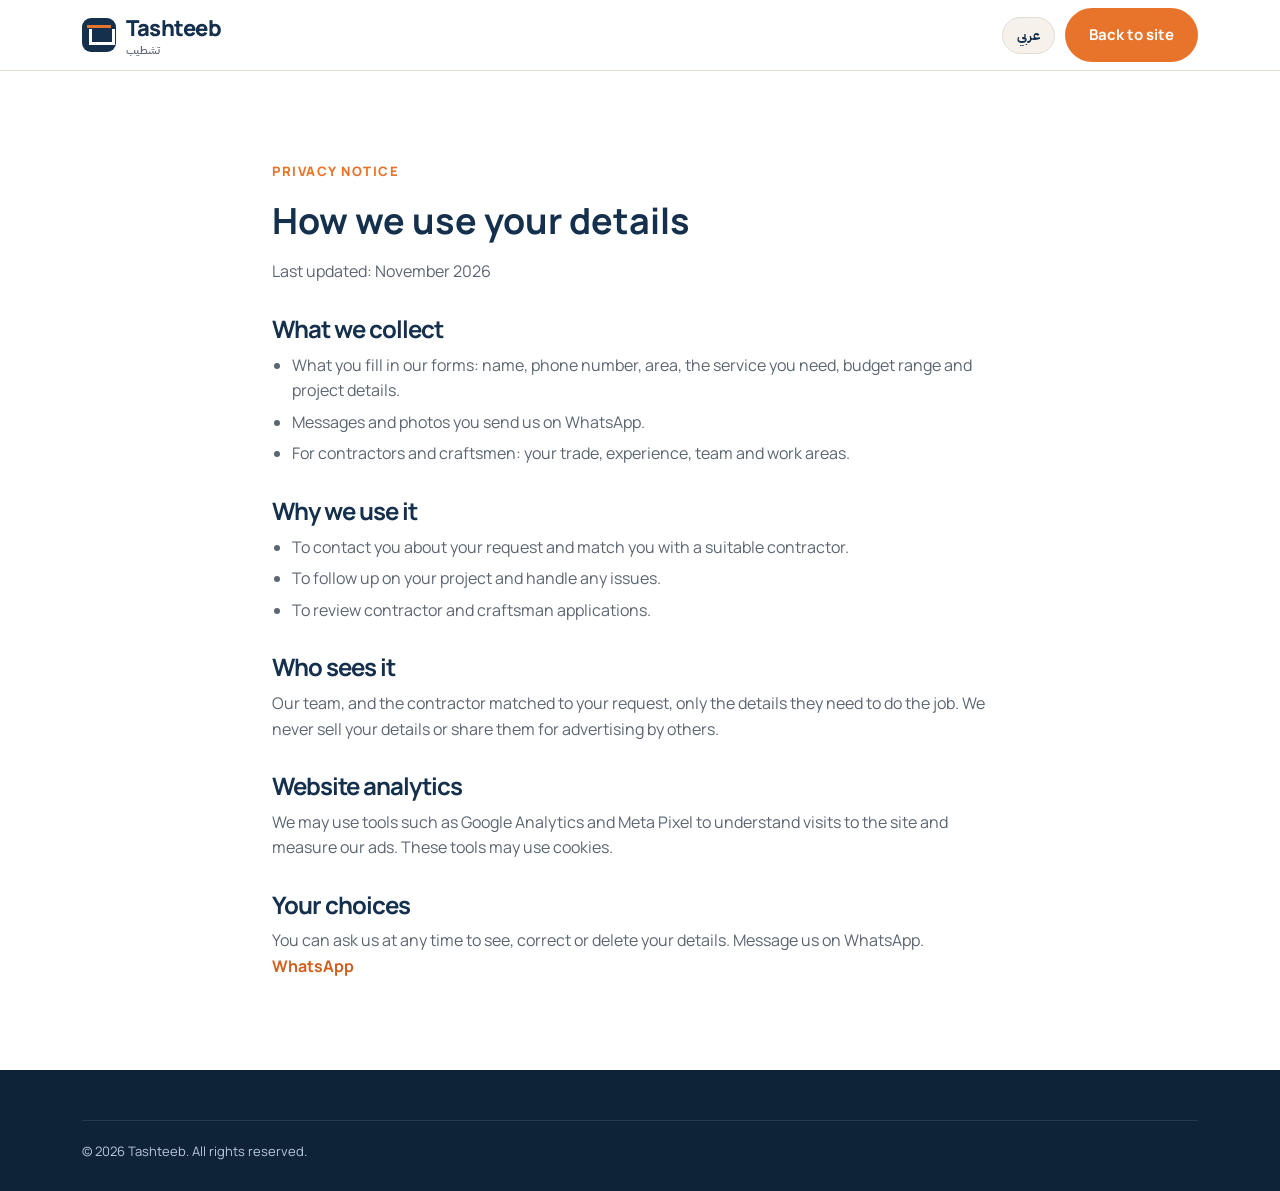
<file: privacy.html>
<!DOCTYPE html>
<html lang="en" dir="ltr">
<head>
<meta charset="UTF-8">
<meta name="viewport" content="width=device-width, initial-scale=1">
<script>
(function(){var l=null;try{l=localStorage.getItem('lang')}catch(e){}
if(l!=='ar'&&l!=='en'){var n=(navigator.languages&&navigator.languages[0])||navigator.language||'en';l=/^ar/i.test(n)?'ar':'en';}
document.documentElement.lang=l;document.documentElement.dir=l==='ar'?'rtl':'ltr';})();
</script>
<title>Privacy notice | Tashteeb</title>
<meta name="description" content="How Tashteeb uses the details you share with us.">
<meta name="robots" content="noindex">
<link rel="icon" href="assets/favicon.svg" type="image/svg+xml">
<link rel="preconnect" href="https://fonts.googleapis.com">
<link rel="preconnect" href="https://fonts.gstatic.com" crossorigin>
<link href="https://fonts.googleapis.com/css2?family=Manrope:wght@400;500;600;700;800&family=IBM+Plex+Sans+Arabic:wght@400;500;600;700&display=swap" rel="stylesheet">
<link rel="stylesheet" href="assets/style.css">
<script src="assets/config.js"></script>
</head>
<body>
<header>
  <div class="wrap nav">
    <a href="index.html" class="logo" aria-label="Tashteeb home">
      <span class="logo-mark" aria-hidden="true"></span>
      <span>Tashteeb<small class="ar-inline">تشطيب</small></span>
    </a>
    <div class="nav-right">
      <button class="lang" id="langBtn" type="button"><span data-en>عربي</span><span data-ar>English</span></button>
      <a href="index.html" class="btn btn-primary"><span data-en>Back to site</span><span data-ar>رجوع للموقع</span></a>
    </div>
  </div>
</header>

<main id="main">
<section>
  <div class="wrap legal">
    <div class="kicker"><span data-en>Privacy notice</span><span data-ar>سياسة الخصوصية</span></div>
    <h1 style="font-size:36px;color:var(--navy);margin-bottom:10px"><span data-en>How we use your details</span><span data-ar>إزاي بنستخدم بياناتك</span></h1>
    <p><span data-en>Last updated: November 2026</span><span data-ar>آخر تحديث: نوفمبر 2026</span></p>

    <h2><span data-en>What we collect</span><span data-ar>بنجمع إيه</span></h2>
    <ul>
      <li><span data-en>What you fill in our forms: name, phone number, area, the service you need, budget range and project details.</span><span data-ar>اللي بتكتبه في الفورم: الاسم، رقم الموبايل، المنطقة، الخدمة اللي محتاجها، الميزانية، وتفاصيل الشغل.</span></li>
      <li><span data-en>Messages and photos you send us on WhatsApp.</span><span data-ar>الرسايل والصور اللي بتبعتها لنا على واتساب.</span></li>
      <li><span data-en>For contractors and craftsmen: your trade, experience, team and work areas.</span><span data-ar>للمقاولين والصنايعية: التخصص، الخبرة، الفريق، ومناطق الشغل.</span></li>
    </ul>

    <h2><span data-en>Why we use it</span><span data-ar>بنستخدمها ليه</span></h2>
    <ul>
      <li><span data-en>To contact you about your request and match you with a suitable contractor.</span><span data-ar>عشان نتواصل معاك بخصوص طلبك ونوصلك بالمقاول المناسب.</span></li>
      <li><span data-en>To follow up on your project and handle any issues.</span><span data-ar>عشان نتابع مشروعك ونحل أي مشكلة.</span></li>
      <li><span data-en>To review contractor and craftsman applications.</span><span data-ar>عشان نراجع طلبات المقاولين والصنايعية.</span></li>
    </ul>

    <h2><span data-en>Who sees it</span><span data-ar>مين بيشوفها</span></h2>
    <p><span data-en>Our team, and the contractor matched to your request, only the details they need to do the job. We never sell your details or share them for advertising by others.</span><span data-ar>فريقنا، والمقاول اللي اتختار لطلبك، وبس التفاصيل اللي محتاجها عشان يشتغل. ومش بنبيع بياناتك ولا بنشاركها مع حد للإعلانات.</span></p>

    <h2><span data-en>Website analytics</span><span data-ar>إحصائيات الموقع</span></h2>
    <p><span data-en>We may use tools such as Google Analytics and Meta Pixel to understand visits to the site and measure our ads. These tools may use cookies.</span><span data-ar>ممكن نستخدم أدوات زي Google Analytics وMeta Pixel عشان نفهم زيارات الموقع ونقيس الإعلانات، والأدوات دي ممكن تستخدم كوكيز.</span></p>

    <h2><span data-en>Your choices</span><span data-ar>حقك</span></h2>
    <p><span data-en>You can ask us at any time to see, correct or delete your details. Message us on WhatsApp.</span><span data-ar>تقدر تطلب مننا في أي وقت تشوف بياناتك، تعدلها، أو تمسحها. ابعتلنا على واتساب.</span> <a href="#" class="js-wa" style="color:var(--orange-2);font-weight:700">WhatsApp</a></p>
  </div>
</section>
</main>

<footer>
  <div class="wrap">
    <div class="copy">© <span id="yr"></span> Tashteeb. <span data-en>All rights reserved.</span><span data-ar>جميع الحقوق محفوظة.</span></div>
  </div>
</footer>
<script src="assets/app.js"></script>
</body>
</html>
</file>
<file: assets/style.css>
/* ============================================================
   EDIT HERE: brand colors (change these when the logo is ready)
   Navy = trust and reliability. Orange = construction, energy, action.
   ============================================================ */
:root{
  --navy:#14304d;
  --navy-2:#1d4570;
  --orange:#e8742c;
  --orange-2:#cf5f1b;
  --sand:#f6f1ea;
  --sand-2:#ece3d6;
  --ink:#1b232c;
  --muted:#5b6672;
  --line:#e2dbd0;
  --white:#ffffff;
  --radius:14px;
  --font-en:'Manrope',system-ui,sans-serif;
  --font-ar:'IBM Plex Sans Arabic',system-ui,sans-serif;
}
*{box-sizing:border-box;margin:0;padding:0}
html{scroll-behavior:smooth}
body{font-family:var(--font-en);color:var(--ink);background:var(--white);line-height:1.6;-webkit-font-smoothing:antialiased}
html[lang="ar"] body{font-family:var(--font-ar)}
.ar-inline{font-family:var(--font-ar)}
a{color:inherit;text-decoration:none}
img{max-width:100%}
.wrap{max-width:1160px;margin:0 auto;padding:0 22px}

/* language visibility */
html[lang="en"] [data-ar]{display:none!important}
html[lang="ar"] [data-en]{display:none!important}

/* buttons */
.btn{display:inline-flex;align-items:center;gap:8px;padding:13px 22px;border-radius:999px;font-weight:700;font-size:15px;border:2px solid transparent;cursor:pointer;transition:.2s;font-family:inherit}
.btn-primary{background:var(--orange);color:#fff}
.btn-primary:hover{background:var(--orange-2)}
.btn-ghost{border-color:currentColor}
.btn-ghost:hover{background:rgba(255,255,255,.1)}
.btn-dark{background:var(--navy);color:#fff}
.btn-dark:hover{background:var(--navy-2)}

/* header */
header{position:sticky;top:0;z-index:50;background:rgba(255,255,255,.95);backdrop-filter:blur(8px);border-bottom:1px solid var(--line)}
.nav{display:flex;align-items:center;justify-content:space-between;height:70px;gap:16px}
.logo{display:flex;align-items:center;gap:10px;font-weight:800;font-size:22px;color:var(--navy);letter-spacing:-.5px}
.logo-mark{width:34px;height:34px;border-radius:9px;background:var(--navy);position:relative;overflow:hidden}
.logo-mark::before{content:"";position:absolute;left:7px;bottom:7px;width:20px;height:13px;border:3px solid #fff;border-top:none}
.logo-mark::after{content:"";position:absolute;left:5px;top:7px;width:24px;height:3px;background:var(--orange);transform:rotate(0)}
.logo small{display:block;font-size:11px;font-weight:600;color:var(--muted);letter-spacing:0;margin-top:-4px}
.links{display:flex;gap:24px;font-weight:600;font-size:14px;color:var(--muted)}
.links a:hover{color:var(--navy)}
.nav-right{display:flex;align-items:center;gap:10px}
.lang{background:var(--sand);border:1px solid var(--line);border-radius:999px;padding:8px 14px;font-weight:700;font-size:13px;cursor:pointer;color:var(--navy);font-family:var(--font-ar)}
html[lang="ar"] .lang{font-family:var(--font-en)}
.menu-btn{display:none;background:none;border:none;font-size:26px;color:var(--navy);cursor:pointer}

/* hero */
.hero{background:var(--navy);color:#fff;position:relative;overflow:hidden}
.hero::after{content:"";position:absolute;inset:auto -10% -40% auto;width:560px;height:560px;border-radius:50%;background:radial-gradient(circle,rgba(232,116,44,.35),transparent 65%)}
html[lang="ar"] .hero::after{inset:auto auto -40% -10%}
.hero .wrap{display:grid;grid-template-columns:1.15fr .85fr;gap:48px;align-items:center;padding-top:80px;padding-bottom:90px;position:relative;z-index:1}
.eyebrow{display:inline-block;background:rgba(255,255,255,.1);border:1px solid rgba(255,255,255,.18);padding:6px 14px;border-radius:999px;font-size:13px;font-weight:600;margin-bottom:22px}
.hero h1{font-size:clamp(34px,5vw,56px);line-height:1.08;letter-spacing:-1.5px;font-weight:800;margin-bottom:20px}
html[lang="ar"] .hero h1{letter-spacing:0;line-height:1.3}
.hero h1 em{font-style:normal;color:var(--orange)}
.hero p.lead{font-size:18px;color:#cfdbe8;max-width:560px;margin-bottom:30px}
.hero-ctas{display:flex;gap:12px;flex-wrap:wrap}
.hero-card{background:#fff;color:var(--ink);border-radius:20px;padding:26px;box-shadow:0 30px 60px rgba(0,0,0,.25)}
.hero-card h3{font-size:15px;color:var(--muted);font-weight:600;margin-bottom:14px}
.track{display:flex;flex-direction:column;gap:12px}
.step-row{display:flex;align-items:center;gap:12px;padding:12px 14px;border-radius:12px;background:var(--sand)}
.dot{width:26px;height:26px;border-radius:50%;flex:none;display:grid;place-items:center;font-size:13px;font-weight:800;color:#fff}
.done .dot{background:#2f8f5b}
.now .dot{background:var(--orange)}
.next .dot{background:#c9c1b4}
.step-row b{font-size:14px;display:block}
.step-row span{font-size:12px;color:var(--muted)}
.now{outline:2px solid var(--orange);background:#fff}

/* trust strip */
.trust{background:var(--sand);border-bottom:1px solid var(--line)}
.trust .wrap{display:grid;grid-template-columns:repeat(4,1fr);gap:18px;padding-top:26px;padding-bottom:26px}
.trust div{display:flex;gap:10px;align-items:center;font-weight:700;font-size:14px;color:var(--navy)}
.ic{width:36px;height:36px;border-radius:10px;background:#fff;display:grid;place-items:center;flex:none;border:1px solid var(--line)}
.ic svg{width:20px;height:20px;stroke:var(--orange);fill:none;stroke-width:2;stroke-linecap:round;stroke-linejoin:round}

/* sections */
section{padding:90px 0}
.head{max-width:680px;margin-bottom:46px}
.kicker{color:var(--orange);font-weight:800;font-size:13px;letter-spacing:1.5px;text-transform:uppercase;margin-bottom:10px}
html[lang="ar"] .kicker{letter-spacing:0}
h2{font-size:clamp(28px,3.6vw,40px);line-height:1.15;letter-spacing:-1px;color:var(--navy);margin-bottom:14px}
html[lang="ar"] h2{letter-spacing:0;line-height:1.35}
.head p{color:var(--muted);font-size:17px}

/* three ways */
.ways{display:grid;grid-template-columns:repeat(3,1fr);gap:20px}
.way{border:1px solid var(--line);border-radius:var(--radius);padding:30px;background:#fff;display:flex;flex-direction:column}
.way.featured{background:var(--navy);color:#fff;border-color:var(--navy);position:relative}
.way .tag{position:absolute;top:-12px;background:var(--orange);color:#fff;font-size:12px;font-weight:800;padding:4px 12px;border-radius:999px}
.way .num{font-size:13px;font-weight:800;color:var(--orange);margin-bottom:12px}
.way h3{font-size:22px;margin-bottom:4px}
.way .sub{font-family:var(--font-ar);color:var(--muted);font-size:15px;margin-bottom:14px}
.way.featured .sub{color:#b9c8d8}
.way p{color:var(--muted);font-size:15px;margin-bottom:18px;flex:1}
.way.featured p{color:#cfdbe8}
.way ul{list-style:none;display:flex;flex-direction:column;gap:8px;font-size:14px;margin-bottom:22px}
.way li::before{content:"✓";color:var(--orange);font-weight:800;margin-inline-end:8px}

/* services */
.services{background:var(--sand)}
.grid-s{display:grid;grid-template-columns:repeat(5,1fr);gap:14px}
.svc{background:#fff;border:1px solid var(--line);border-radius:var(--radius);padding:22px 18px;transition:.2s}
.svc:hover{transform:translateY(-3px);border-color:var(--orange)}
.svc .ic{margin-bottom:14px;background:var(--sand)}
.svc b{display:block;font-size:15px;color:var(--navy)}
.svc .ar-inline{display:block;font-size:14px;color:var(--muted)}
.soon{margin-top:40px;border:2px dashed var(--sand-2);background:#fff;border-radius:var(--radius);padding:24px;display:flex;gap:20px;align-items:center;flex-wrap:wrap}
.soon .badge{background:var(--navy);color:#fff;font-weight:800;font-size:12px;padding:5px 12px;border-radius:999px}
.soon .chips{display:flex;gap:10px;flex-wrap:wrap}
.chip{background:var(--sand);border-radius:999px;padding:7px 14px;font-size:13px;font-weight:600;color:var(--muted)}

/* how it works */
.steps{display:grid;grid-template-columns:repeat(3,1fr);gap:20px;counter-reset:s}
.st{padding:28px;border-radius:var(--radius);border:1px solid var(--line);position:relative}
.st::before{counter-increment:s;content:counter(s,decimal-leading-zero);font-size:40px;font-weight:800;color:var(--sand-2);display:block;line-height:1;margin-bottom:14px}
.st h4{font-size:18px;color:var(--navy);margin-bottom:6px}
.st p{color:var(--muted);font-size:15px}

/* promise */
.promise{background:var(--navy);color:#fff}
.promise h2{color:#fff}
.promise .head p{color:#b9c8d8}
.pgrid{display:grid;grid-template-columns:repeat(3,1fr);gap:20px}
.pr{background:rgba(255,255,255,.06);border:1px solid rgba(255,255,255,.12);border-radius:var(--radius);padding:26px}
.pr .ic{background:rgba(255,255,255,.08);border-color:rgba(255,255,255,.15);margin-bottom:16px}
.pr h4{font-size:17px;margin-bottom:6px}
.pr p{color:#b9c8d8;font-size:14.5px}

/* who + areas */
.two{display:grid;grid-template-columns:1fr 1fr;gap:40px}
.who{display:grid;grid-template-columns:1fr 1fr;gap:14px}
.w{background:var(--sand);border-radius:var(--radius);padding:22px}
.w b{display:block;color:var(--navy);font-size:16px;margin-bottom:4px}
.w span{color:var(--muted);font-size:14px}
.areas{background:var(--sand);border-radius:20px;padding:34px}
.areas ul{list-style:none;display:flex;flex-wrap:wrap;gap:10px;margin:18px 0}
.areas li{background:#fff;border:1px solid var(--line);padding:9px 16px;border-radius:999px;font-weight:700;font-size:14px;color:var(--navy)}
.areas p{color:var(--muted);font-size:14px}

/* request */
.request{background:var(--sand)}
.req-box{display:grid;grid-template-columns:.8fr 1.2fr;gap:36px;align-items:start}
.req-side ul{list-style:none;display:flex;flex-direction:column;gap:14px;margin:22px 0 28px}
.req-side li{display:flex;gap:12px;align-items:flex-start;font-size:15px}
.req-side li .ic{width:30px;height:30px}
.form-frame{background:#fff;border-radius:20px;border:1px solid var(--line);overflow:hidden;min-height:420px}
.form-frame iframe{width:100%;height:1500px;border:0;display:block}
.form-fallback{padding:40px;text-align:center}
.form-fallback p{color:var(--muted);margin:10px 0 22px}

/* contractor */
.join{display:grid;grid-template-columns:1.1fr .9fr;gap:40px;align-items:center}
.join-card{background:var(--navy);color:#fff;border-radius:20px;padding:36px}
.join-card h3{font-size:24px;margin-bottom:12px}
.join-card ul{list-style:none;display:flex;flex-direction:column;gap:10px;margin:18px 0 26px;color:#cfdbe8}
.join-card li::before{content:"✓";color:var(--orange);font-weight:800;margin-inline-end:8px}

/* faq */
.faq{max-width:820px}
details{border-bottom:1px solid var(--line);padding:20px 0}
summary{font-weight:700;font-size:17px;color:var(--navy);cursor:pointer;list-style:none;display:flex;justify-content:space-between;gap:20px}
summary::after{content:"+";color:var(--orange);font-size:24px;line-height:1}
details[open] summary::after{content:"−"}
details p{color:var(--muted);margin-top:10px}

/* footer */
footer{background:#0f2338;color:#b9c8d8;padding:50px 0 30px}
.foot{display:grid;grid-template-columns:1.4fr 1fr 1fr;gap:30px;margin-bottom:30px}
footer .logo{color:#fff}
footer h5{color:#fff;font-size:14px;margin-bottom:12px}
footer ul{list-style:none;display:flex;flex-direction:column;gap:8px;font-size:14px}
footer a:hover{color:#fff}
.copy{border-top:1px solid rgba(255,255,255,.1);padding-top:20px;font-size:13px}

/* whatsapp float */
.wa{position:fixed;bottom:22px;right:22px;width:58px;height:58px;border-radius:50%;background:#25d366;display:grid;place-items:center;box-shadow:0 10px 30px rgba(0,0,0,.25);z-index:60}
html[lang="ar"] .wa{right:auto;left:22px}
.wa svg{width:30px;height:30px;fill:#fff}

/* responsive */
@media (max-width:980px){
  .hero .wrap,.req-box,.join,.two{grid-template-columns:1fr}
  .grid-s{grid-template-columns:repeat(3,1fr)}
  .ways,.steps,.pgrid{grid-template-columns:1fr 1fr}
  .trust .wrap{grid-template-columns:1fr 1fr}
  .foot{grid-template-columns:1fr}
}
@media (max-width:760px){
  .links{display:none;position:absolute;top:70px;left:0;right:0;background:#fff;flex-direction:column;padding:20px 22px;border-bottom:1px solid var(--line)}
  .links.open{display:flex}
  .menu-btn{display:block}
  .nav-right .btn{display:none}
  .grid-s{grid-template-columns:1fr 1fr}
  .ways,.steps,.pgrid,.who{grid-template-columns:1fr}
  section{padding:64px 0}
  .hero .wrap{padding-top:50px;padding-bottom:60px}
}

/* ===================== v1.1 additions ===================== */
.skip{position:absolute;top:-80px;inset-inline-start:16px;background:var(--orange);color:#fff;padding:10px 16px;z-index:100;border-radius:0 0 8px 8px}
.skip:focus{top:0}
:focus-visible{outline:3px solid var(--orange);outline-offset:2px}
.links a.active{color:var(--navy)}
.links a.active::after{content:"";display:block;height:2px;background:var(--orange);margin-top:3px;border-radius:2px}

/* section cards on home */
.branches{display:grid;grid-template-columns:repeat(3,1fr);gap:22px}
.branch{position:relative;border-radius:20px;overflow:hidden;color:#fff;min-height:400px;display:flex;flex-direction:column;justify-content:flex-end;padding:30px;transition:transform .25s, box-shadow .25s;isolation:isolate}
.branch:hover{transform:translateY(-6px);box-shadow:0 24px 50px rgba(20,48,77,.25)}
.branch::before{content:"";position:absolute;inset:0;z-index:-2}
.branch.b1::before{background:linear-gradient(160deg,#2a5a8a,#14304d)}
.branch.b2::before{background:linear-gradient(160deg,#1d4570,#0f2338)}
.branch.b3::before{background:linear-gradient(160deg,#e8742c,#a9480f)}
.branch .art{position:absolute;top:26px;inset-inline-end:26px;width:120px;height:120px;opacity:.9;z-index:-1}
.branch .art svg{width:100%;height:100%;fill:none;stroke:rgba(255,255,255,.55);stroke-width:1.4;stroke-linecap:round;stroke-linejoin:round}
.branch .tag{position:absolute;top:24px;inset-inline-start:24px;background:#fff;color:var(--orange-2);font-size:12px;font-weight:800;padding:5px 12px;border-radius:999px}
.branch .num{font-size:13px;font-weight:800;opacity:.75;margin-bottom:8px}
.branch h3{font-size:26px;line-height:1.15;margin-bottom:2px}
.branch .alt{font-size:15px;opacity:.75;margin-bottom:12px}
.branch p{font-size:15px;opacity:.88;margin-bottom:20px}
.branch .go{display:inline-flex;align-items:center;gap:8px;font-weight:800;font-size:15px}
.branch .go::after{content:"→";transition:transform .2s}
html[dir="rtl"] .branch .go::after{content:"←"}
.branch:hover .go::after{transform:translateX(4px)}
html[dir="rtl"] .branch:hover .go::after{transform:translateX(-4px)}

/* page hero (section pages) */
.phero{background:var(--navy);color:#fff;position:relative;overflow:hidden}
.phero.orange{background:linear-gradient(135deg,#c85a17,#e8742c)}
.phero .wrap{padding-top:64px;padding-bottom:70px;position:relative;z-index:1;display:grid;grid-template-columns:1.2fr .8fr;gap:40px;align-items:center}
.crumbs{font-size:13px;font-weight:600;opacity:.75;margin-bottom:18px}
.crumbs a:hover{text-decoration:underline}
.phero h1{font-size:clamp(32px,4.6vw,52px);line-height:1.1;letter-spacing:-1px;margin-bottom:6px}
html[lang="ar"] .phero h1{letter-spacing:0;line-height:1.3}
.phero .alt{font-size:18px;opacity:.7;margin-bottom:18px}
.phero p.lead{font-size:18px;opacity:.9;max-width:560px;margin-bottom:28px}
.phero .art{justify-self:center;width:240px;height:240px}
.phero .art svg{width:100%;height:100%;fill:none;stroke:rgba(255,255,255,.6);stroke-width:1.1;stroke-linecap:round;stroke-linejoin:round}
.phero .btn-primary{background:#fff;color:var(--orange-2)}
.phero:not(.orange) .btn-primary{background:var(--orange);color:#fff}

/* feature list */
.feats{display:grid;grid-template-columns:repeat(4,1fr);gap:18px}
.feat{border:1px solid var(--line);border-radius:var(--radius);padding:24px;background:#fff}
.feat .ic{margin-bottom:14px;background:var(--sand)}
.feat h4{color:var(--navy);font-size:16px;margin-bottom:6px}
.feat p{color:var(--muted);font-size:14.5px}

/* two options (multiple services) */
.opts{display:grid;grid-template-columns:1fr 1fr;gap:22px}
.opt{border:2px solid var(--line);border-radius:20px;padding:30px;background:#fff}
.opt.hl{border-color:var(--orange)}
.opt h3{color:var(--navy);font-size:21px;margin-bottom:6px}
.opt p{color:var(--muted);margin-bottom:16px}
.opt ul{list-style:none;display:flex;flex-direction:column;gap:8px;font-size:14.5px}
.opt li::before{content:"✓";color:var(--orange);font-weight:800;margin-inline-end:8px}
.opt .best{display:inline-block;font-size:12px;font-weight:800;color:var(--orange-2);background:#fdeee4;padding:4px 10px;border-radius:999px;margin-bottom:12px}

/* sequence (trade order) */
.seq{display:flex;align-items:stretch;gap:0;flex-wrap:wrap;counter-reset:q}
.seq .q{flex:1 1 150px;background:#fff;border:1px solid var(--line);padding:18px 16px;position:relative;text-align:center}
.seq .q:first-child{border-start-start-radius:var(--radius);border-end-start-radius:var(--radius)}
.seq .q:last-child{border-start-end-radius:var(--radius);border-end-end-radius:var(--radius)}
.seq .q::before{counter-increment:q;content:counter(q);display:grid;place-items:center;width:28px;height:28px;border-radius:50%;background:var(--navy);color:#fff;font-weight:800;font-size:13px;margin:0 auto 10px}
.seq .q b{display:block;color:var(--navy);font-size:15px}
.seq .q span{font-size:13px;color:var(--muted)}

/* milestone timeline (full finishing) */
.tl{position:relative;display:grid;gap:14px;max-width:820px}
.tl::before{content:"";position:absolute;top:10px;bottom:10px;inset-inline-start:19px;width:2px;background:var(--sand-2)}
.ms{display:grid;grid-template-columns:40px 1fr;gap:16px;align-items:start;position:relative}
.ms .pin{width:40px;height:40px;border-radius:50%;background:#fff;border:2px solid var(--orange);display:grid;place-items:center;font-weight:800;color:var(--orange-2);font-size:14px;z-index:1}
.ms .box{background:#fff;border:1px solid var(--line);border-radius:var(--radius);padding:16px 20px}
.ms .box b{color:var(--navy);font-size:16px}
.ms .box p{color:var(--muted);font-size:14.5px;margin-top:2px}
.ms .chk{display:flex;gap:8px;flex-wrap:wrap;margin-top:10px}
.ms .chk span{font-size:12px;font-weight:700;background:var(--sand);color:var(--navy);padding:4px 10px;border-radius:999px}
.ms.last .pin{background:var(--orange);color:#fff}

/* band CTA */
.band{background:var(--navy);color:#fff;border-radius:22px;padding:40px;display:flex;justify-content:space-between;align-items:center;gap:24px;flex-wrap:wrap}
.band h3{font-size:26px;margin-bottom:6px}
.band p{color:#b9c8d8}

/* other sections links */
.others{display:grid;grid-template-columns:1fr 1fr;gap:18px}
.other{border:1px solid var(--line);border-radius:var(--radius);padding:24px;display:flex;justify-content:space-between;align-items:center;gap:16px;background:#fff;transition:.2s}
.other:hover{border-color:var(--orange)}
.other b{color:var(--navy);font-size:18px;display:block}
.other span{color:var(--muted);font-size:14px}
.other .arrow{font-size:22px;color:var(--orange)}
html[dir="rtl"] .other .arrow{transform:scaleX(-1)}

/* privacy */
.privacy-note{font-size:13px;color:var(--muted);padding:12px 18px;border-top:1px solid var(--line);background:#fcfaf7}
.privacy-note a{color:var(--orange-2);font-weight:700}
.legal{max-width:780px}
.legal h2{font-size:24px;margin:30px 0 10px}
.legal p,.legal li{color:var(--muted);font-size:16px}
.legal ul{padding-inline-start:20px;display:flex;flex-direction:column;gap:6px}

@media (max-width:980px){
  .branches{grid-template-columns:1fr}
  .branch{min-height:300px}
  .phero .wrap{grid-template-columns:1fr}
  .phero .art{display:none}
  .feats{grid-template-columns:1fr 1fr}
  .opts,.others{grid-template-columns:1fr}
}
@media (max-width:760px){
  .feats{grid-template-columns:1fr}
  .seq{flex-direction:column}
  .seq .q{border-radius:0!important}
  .seq .q:first-child{border-radius:var(--radius) var(--radius) 0 0!important}
  .seq .q:last-child{border-radius:0 0 var(--radius) var(--radius)!important}
  .band{padding:28px}
}

/* ===================== one-page sections ===================== */
.form-top{padding:12px 18px;border-bottom:1px solid var(--line);font-size:14px;display:flex;justify-content:space-between;gap:10px;flex-wrap:wrap;color:var(--muted)}
.form-top a{color:var(--orange-2);font-weight:700}
.svc .alt-name{display:block;font-size:14px;color:var(--muted)}

/* each branch section = self-contained block (can move to its own page later) */
.bsec{padding:0;border-top:1px solid var(--line)}
.bsec-hero{padding:70px 0 50px}
.bsec-hero .wrap{display:grid;grid-template-columns:1.2fr .8fr;gap:40px;align-items:center}
.bsec-hero .label{display:inline-flex;align-items:center;gap:10px;font-weight:800;font-size:13px;color:var(--orange-2);letter-spacing:1px;text-transform:uppercase;margin-bottom:12px}
html[lang="ar"] .bsec-hero .label{letter-spacing:0}
.bsec-hero .label i{font-style:normal;background:var(--orange);color:#fff;width:28px;height:28px;border-radius:50%;display:grid;place-items:center;font-size:12px}
.bsec-hero h2{font-size:clamp(32px,4.4vw,50px);margin-bottom:4px}
.bsec-hero .alt{font-size:18px;color:var(--muted);margin-bottom:16px}
.bsec-hero p.lead{font-size:18px;color:var(--muted);max-width:560px;margin-bottom:24px}
.bsec-hero .art{justify-self:center;width:230px;height:230px;border-radius:50%;background:var(--sand);display:grid;place-items:center}
.bsec-hero .art svg{width:60%;height:60%;fill:none;stroke:var(--navy);stroke-width:1.2;stroke-linecap:round;stroke-linejoin:round}
.bsec-body{padding-bottom:80px}
.bsec-body h3.sub{font-size:20px;color:var(--navy);margin:44px 0 18px}
.bsec-body h3.sub:first-child{margin-top:0}
.bsec.dark{background:var(--navy);color:#fff;border-top:0}
.bsec.dark .bsec-hero h2,.bsec.dark h3.sub{color:#fff}
.bsec.dark .bsec-hero .alt,.bsec.dark .bsec-hero p.lead{color:#b9c8d8}
.bsec.dark .bsec-hero .label{color:#ffb98c}
.bsec.dark .bsec-hero .art{background:rgba(255,255,255,.07)}
.bsec.dark .bsec-hero .art svg{stroke:#fff}
.bsec.dark .feat{background:rgba(255,255,255,.06);border-color:rgba(255,255,255,.12)}
.bsec.dark .feat h4{color:#fff}
.bsec.dark .feat p{color:#b9c8d8}
.bsec.dark .feat .ic{background:rgba(255,255,255,.08);border-color:rgba(255,255,255,.15)}
.bsec.dark .tl::before{background:rgba(255,255,255,.15)}
.bsec.dark .ms .pin{background:var(--navy)}
.bsec.dark .ms.last .pin{background:var(--orange)}
.bsec.dark .ms .box{background:rgba(255,255,255,.06);border-color:rgba(255,255,255,.12)}
.bsec.dark .ms .box b{color:#fff}
.bsec.dark .ms .box p{color:#b9c8d8}
.bsec.dark .ms .chk span{background:rgba(255,255,255,.1);color:#fff}
.bsec.sand{background:var(--sand)}
.mini{display:grid;grid-template-columns:repeat(4,1fr);gap:14px;counter-reset:m}
.mini div{background:#fff;border:1px solid var(--line);border-radius:var(--radius);padding:18px}
.mini div::before{counter-increment:m;content:counter(m);display:grid;place-items:center;width:26px;height:26px;border-radius:50%;background:var(--orange);color:#fff;font-weight:800;font-size:12px;margin-bottom:10px}
.mini b{display:block;color:var(--navy);font-size:15px}
.mini span{font-size:13.5px;color:var(--muted)}

/* gallery */
.gallery{display:grid;grid-template-columns:repeat(3,1fr);gap:14px}
.gallery .ph{aspect-ratio:4/3;border-radius:var(--radius);border:2px dashed var(--sand-2);display:grid;place-items:center;text-align:center;color:var(--muted);font-size:13px;font-weight:600;background:rgba(255,255,255,.5);padding:10px}
.gallery .ph svg{width:30px;height:30px;stroke:var(--muted);fill:none;stroke-width:1.6;display:block;margin:0 auto 8px}
.bsec.dark .gallery .ph{border-color:rgba(255,255,255,.18);background:rgba(255,255,255,.04);color:#b9c8d8}
.bsec.dark .gallery .ph svg{stroke:#b9c8d8}
.shot{margin:0;border-radius:var(--radius);overflow:hidden;background:#000;position:relative}
.shot img{width:100%;aspect-ratio:4/3;object-fit:cover;display:block}
.shot figcaption{position:absolute;inset:auto 0 0 0;padding:10px 14px;font-size:13px;font-weight:600;color:#fff;background:linear-gradient(transparent,rgba(0,0,0,.7))}

.cta-row{display:flex;gap:12px;flex-wrap:wrap;margin-top:34px}

@media (max-width:980px){
  .bsec-hero .wrap{grid-template-columns:1fr}
  .bsec-hero .art{display:none}
  .mini{grid-template-columns:1fr 1fr}
}
@media (max-width:760px){
  .mini,.gallery{grid-template-columns:1fr}
  .gallery .ph{aspect-ratio:auto;padding:22px}
  .bsec-hero{padding:56px 0 36px}
}
@media (max-width:980px){
  .branch{min-height:0;padding-top:120px}
  .branch .art{width:76px;height:76px;top:22px}
}
</file>
